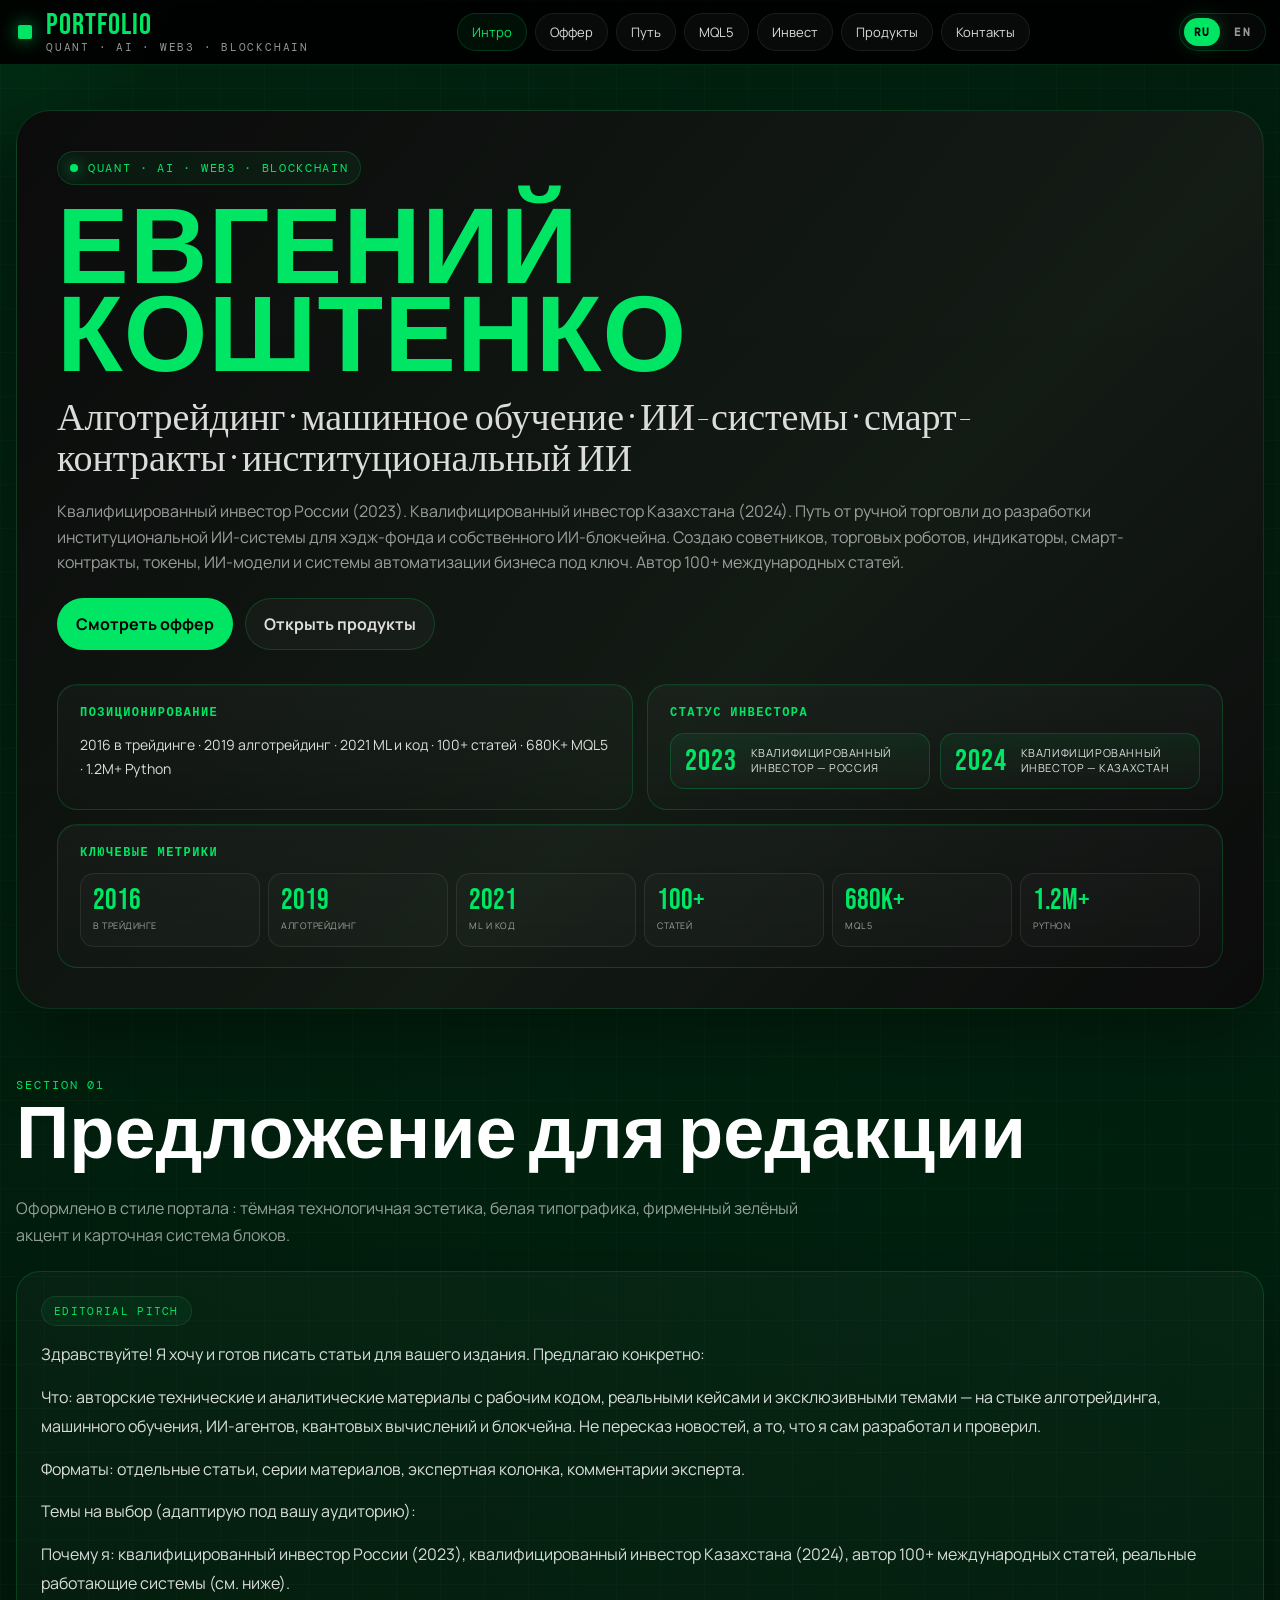
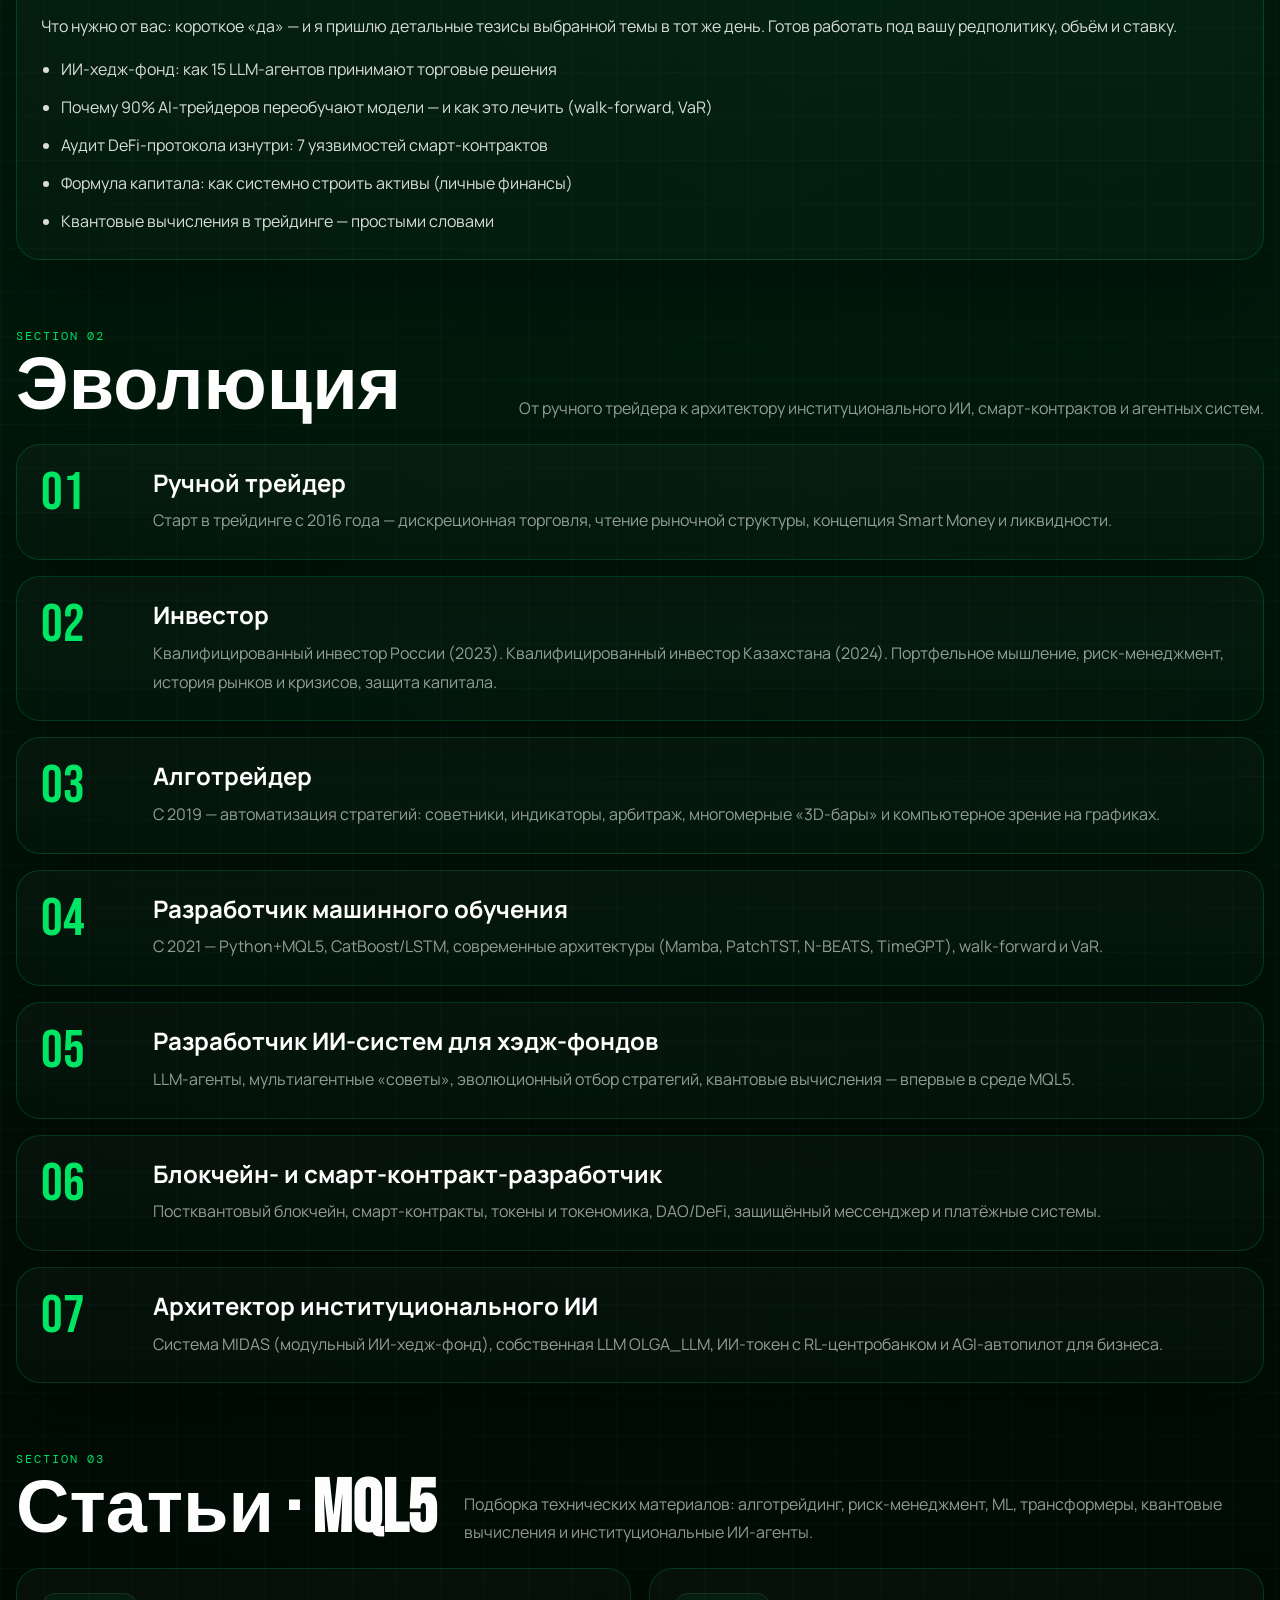
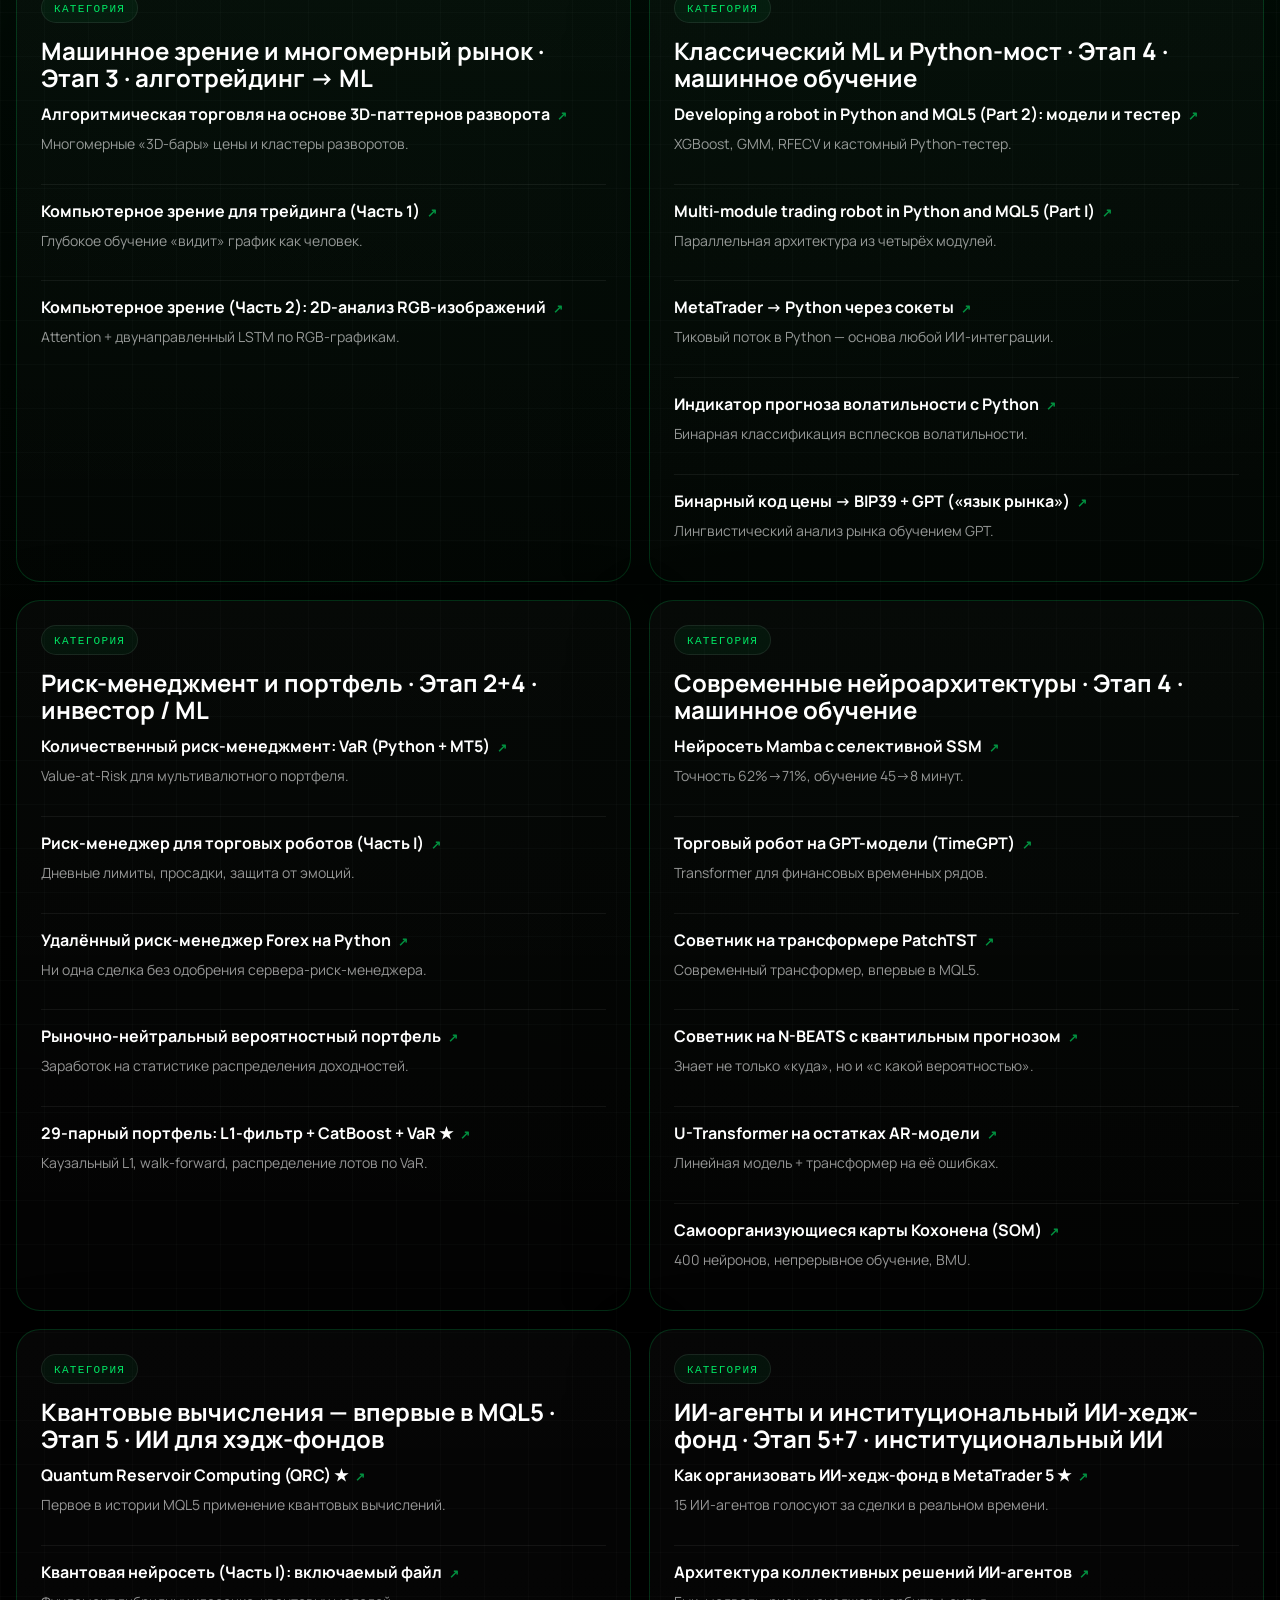
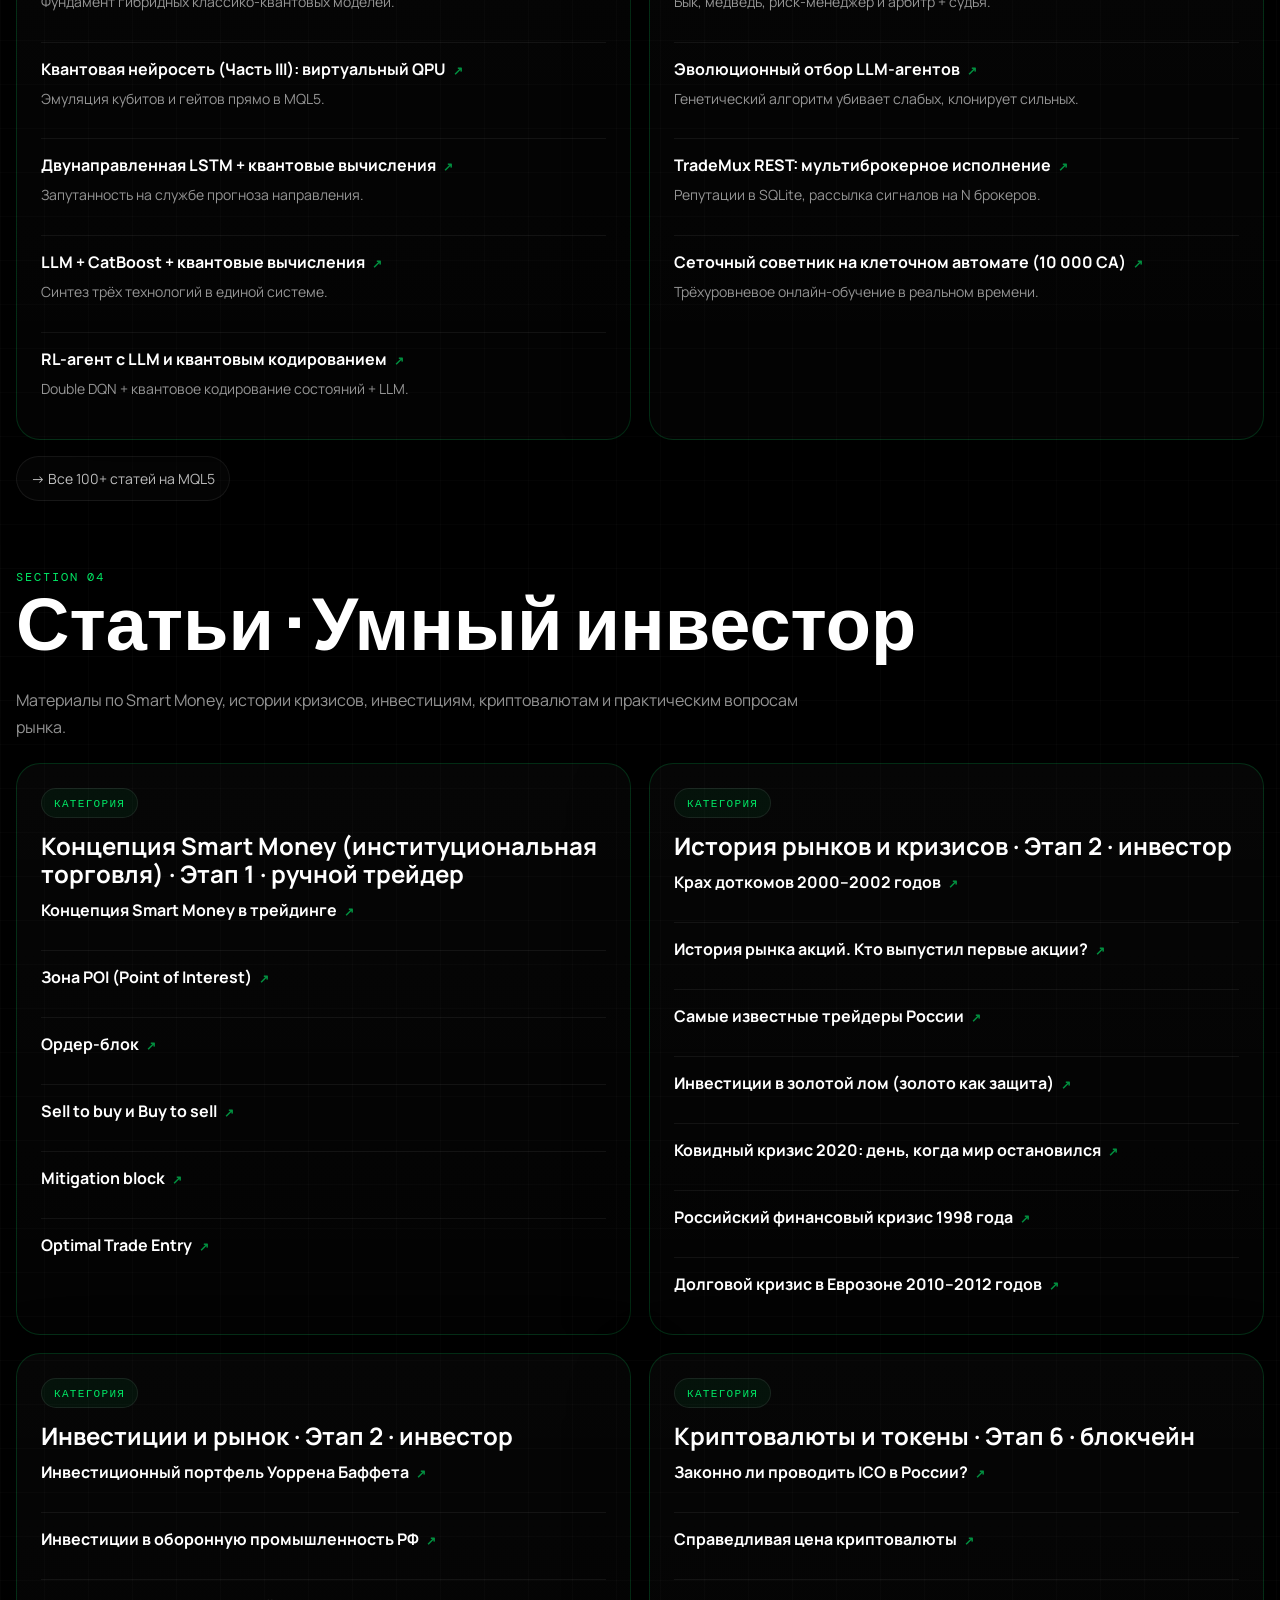
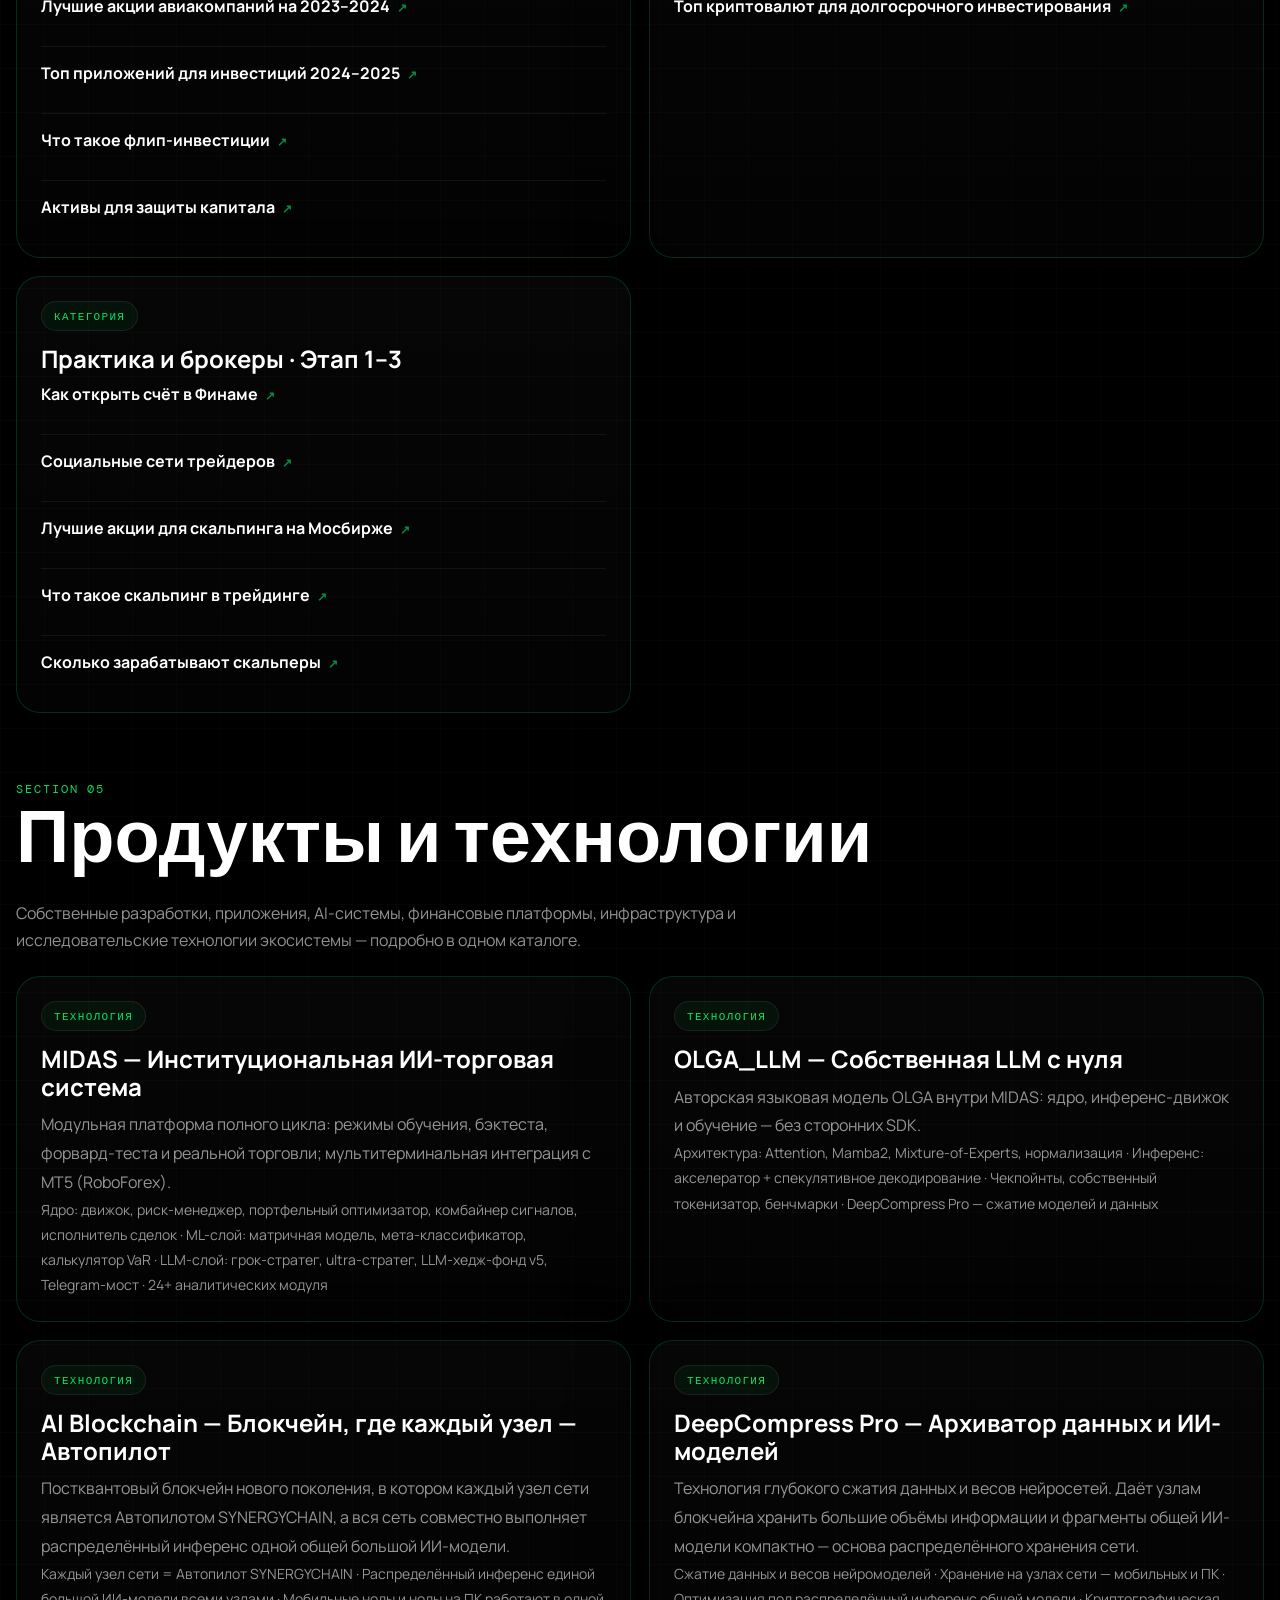
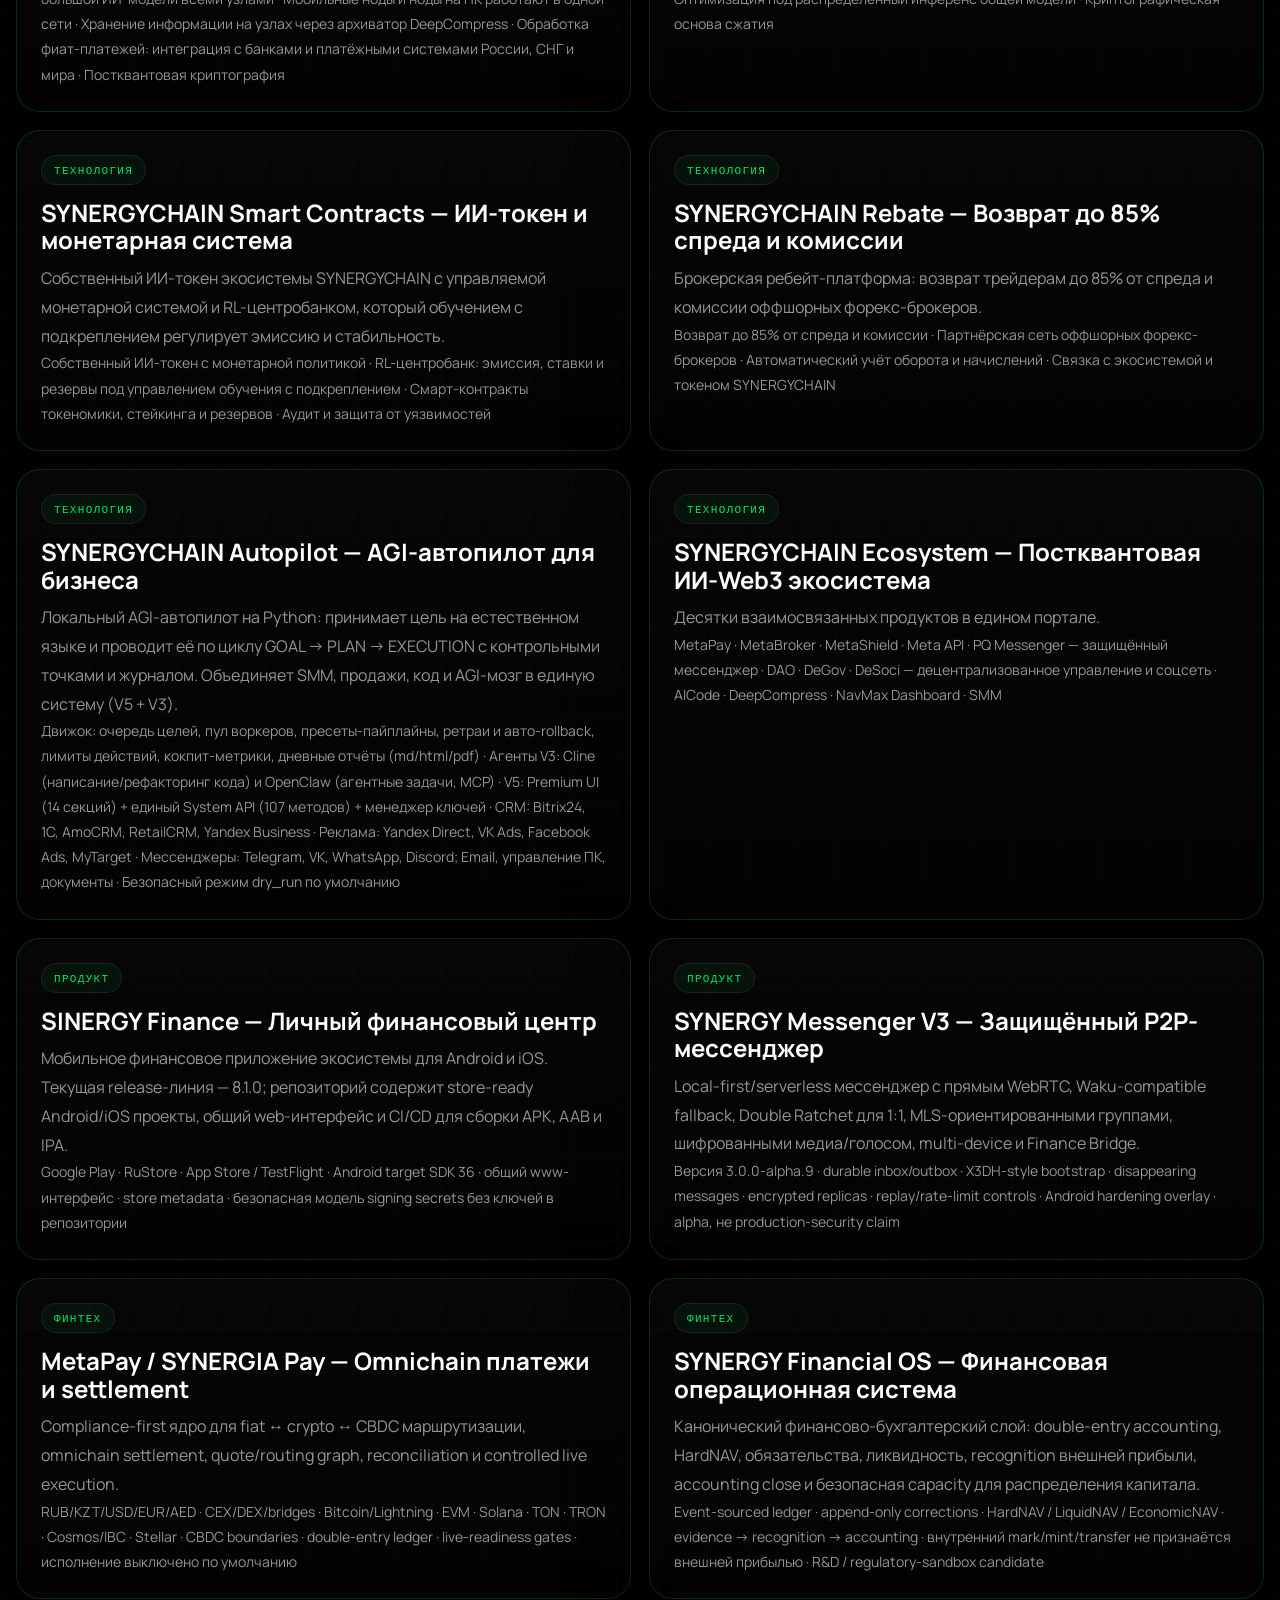
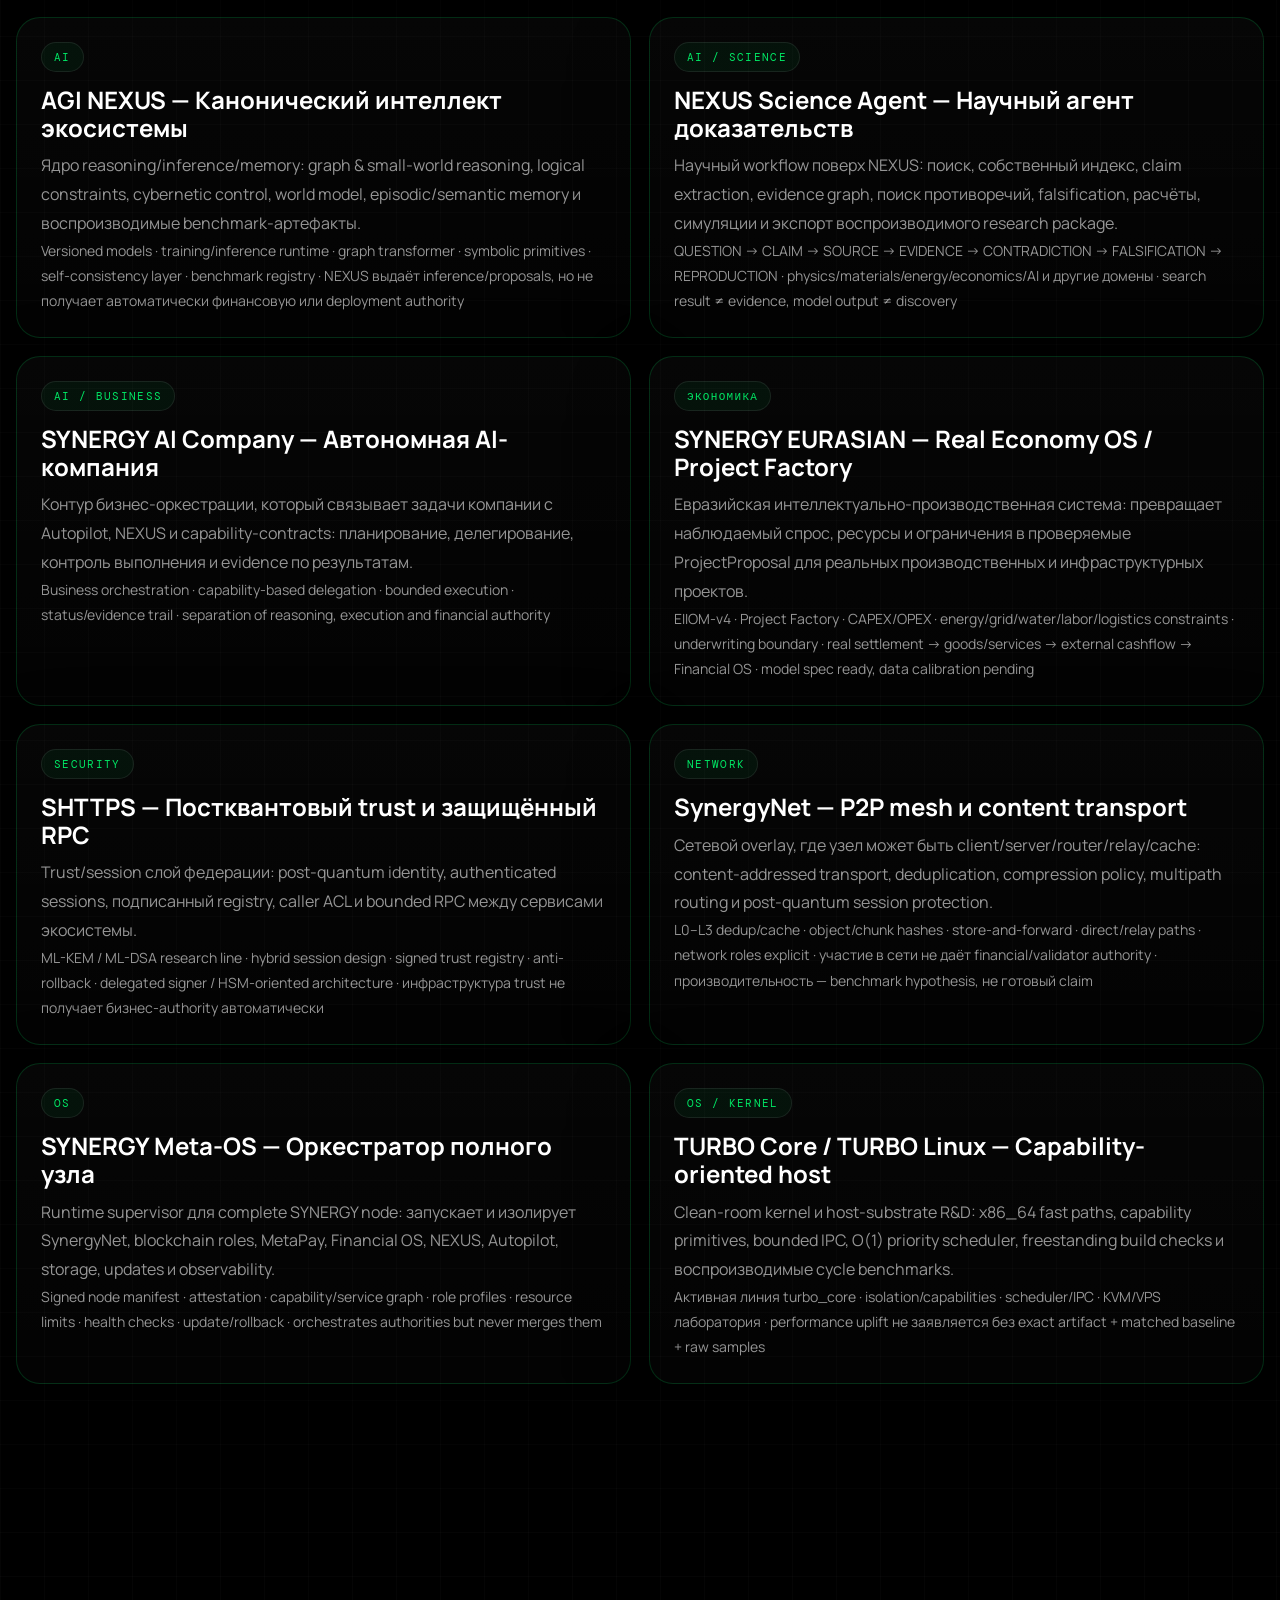
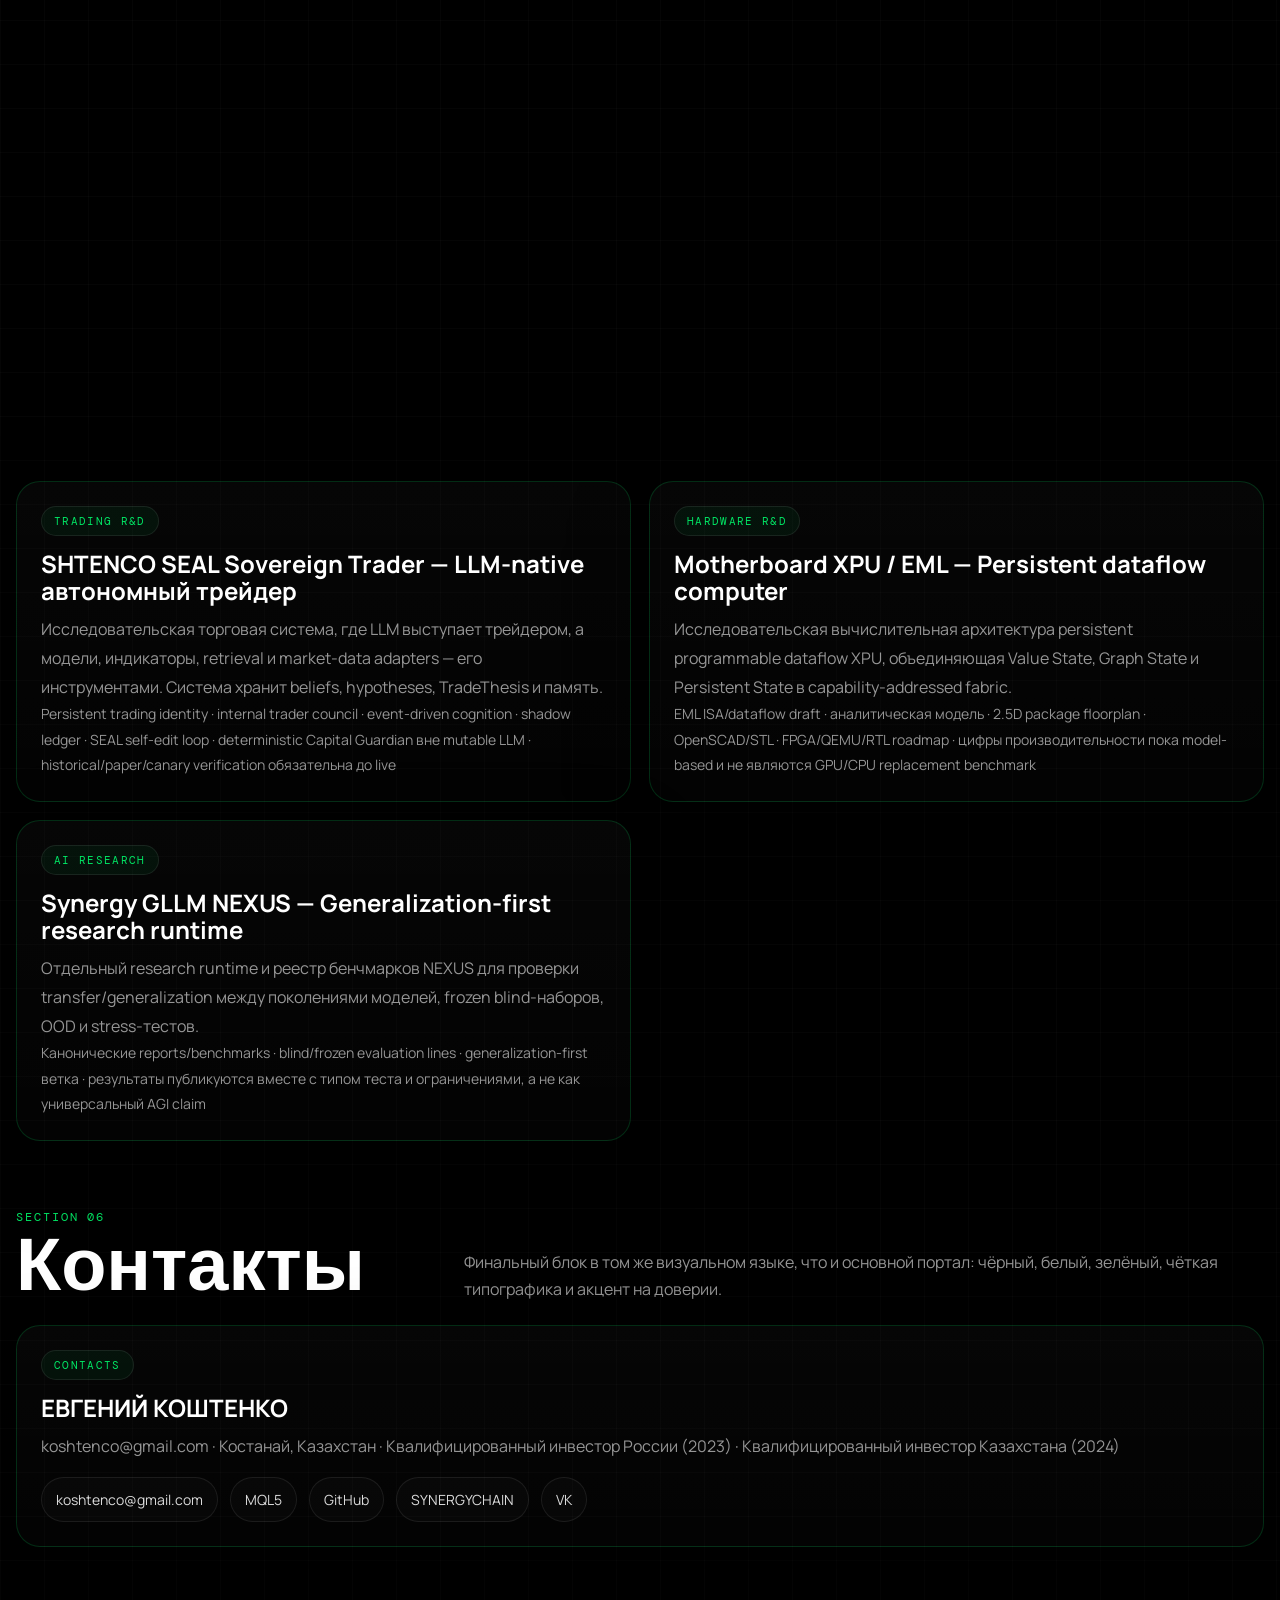
<file: original-source.html>
<!DOCTYPE html>

<html lang="ru">
<head>
<meta charset="utf-8"/>
<meta content="width=device-width,initial-scale=1" name="viewport"/>
<title data-en="Evgeniy Koshtenko — Quant · AI · Web3 · Blockchain" data-ru="Евгений Коштенко — Quant · AI · Web3 · Blockchain">Евгений Коштенко — Quant · AI · Web3 · Blockchain</title>
<meta content="#00e664" name="theme-color"/>
<link href="https://fonts.googleapis.com" rel="preconnect"/>
<link crossorigin="" href="https://fonts.gstatic.com" rel="preconnect"/>
<link href="https://fonts.googleapis.com/css2?family=Bebas+Neue&amp;family=DM+Mono:wght@400;500&amp;family=Instrument+Serif:ital@0;1&amp;family=Manrope:wght@300;400;500;600;700;800&amp;display=swap" rel="stylesheet"/>
<style>:root{ --g:#00e664;--g2:#00c250;--g3:rgba(0,230,100,.12);--g4:rgba(0,230,100,.06); --blk:#000;--b1:#080808;--b2:#111;--b3:#191919;--b4:#242424; --w:#fff;--w2:rgba(255,255,255,.85);--w3:rgba(255,255,255,.58);--w4:rgba(255,255,255,.22);--w5:rgba(255,255,255,.08); --bdr:rgba(0,230,100,.18);--bdr2:rgba(255,255,255,.08); --serif:'Instrument Serif', Georgia, serif;--display:'Bebas Neue', sans-serif; --mono:'DM Mono', monospace;--body:'Manrope', sans-serif; --r1:10px;--r2:18px;--r3:28px;--shadow:0 30px 80px rgba(0,0,0,.35);
}
*{box-sizing:border-box;margin:0;padding:0}
html{scroll-behavior:smooth}
body{ font-family:var(--body);background:var(--blk);color:var(--w);overflow-x:hidden; -webkit-font-smoothing:antialiased; background-image: radial-gradient(circle at 10% 0%, rgba(0,230,100,.12), transparent 30%), radial-gradient(circle at 100% 10%, rgba(0,230,100,.08), transparent 30%), linear-gradient(rgba(255,255,255,.02) 1px, transparent 1px), linear-gradient(90deg, rgba(255,255,255,.02) 1px, transparent 1px); background-size:auto,auto,44px 44px,44px 44px;
}
a{text-decoration:none;color:inherit}
img{max-width:100%;display:block}
.container{width:min(1280px, calc(100vw - 32px)); margin:0 auto}
#nav{ position:fixed;top:0;left:0;right:0;z-index:999;padding:10px 18px;background:rgba(0,0,0,.92); border-bottom:1px solid var(--bdr);backdrop-filter:blur(24px)
}
.nav-row{display:flex;align-items:center;justify-content:space-between;gap:20px;flex-wrap:wrap}
.brand{display:flex;align-items:center;gap:14px;font-family:var(--display);letter-spacing:.06em}
.brand-mark{width:14px;height:14px;border-radius:2px;background:var(--g);box-shadow:0 0 18px rgba(0,230,100,.65)}
.brand-name{font-size:30px;line-height:1;color:var(--g)}
.brand-sub{font-family:var(--mono);font-size:11px;color:var(--w3);text-transform:uppercase;letter-spacing:.16em}
.nav-tabs{display:flex;gap:8px;flex-wrap:wrap}
.nav-tab{ padding:9px 14px;border-radius:999px;border:1px solid var(--bdr2);background:rgba(255,255,255,.03); font-size:13px;color:var(--w2);transition:.2s ease
}
.nav-tab:hover{border-color:var(--bdr);color:var(--w);background:var(--g4);transform:translateY(-1px)}
.main{padding:110px 0 80px}
.hero{ position:relative;overflow:hidden;border:1px solid var(--bdr);border-radius:34px; background:linear-gradient(180deg, rgba(255,255,255,.02), rgba(255,255,255,.01)), linear-gradient(135deg, #060606, #0f1711 60%, #080808); box-shadow:var(--shadow);padding:40px
}
.hero:before{ content:"";position:absolute;right:26px;top:20px;font-family:var(--display); font-size:clamp(76px, 14vw, 220px);line-height:.88;color:transparent; -webkit-text-stroke:1px rgba(0,230,100,.16);pointer-events:none;user-select:none
}
.hero-grid{display:grid;grid-template-columns:1.35fr .95fr;gap:24px;align-items:stretch}
.hero-left{position:relative;z-index:1}
.eyebrow{display:inline-flex;gap:10px;align-items:center;padding:8px 12px;border:1px solid var(--bdr); border-radius:999px;background:var(--g4);font-family:var(--mono);font-size:12px;letter-spacing:.14em;text-transform:uppercase;color:var(--g)}
.eyebrow:before{content:"";width:8px;height:8px;border-radius:50%;background:var(--g);box-shadow:0 0 14px rgba(0,230,100,.75)}
.hero h1{font-family:var(--display);font-size:clamp(66px, 11vw, 164px);line-height:.9;letter-spacing:.01em;margin:24px 0 10px}
.hero h1 span{color:var(--g)}
.hero .subtitle{font-family:var(--serif);font-size:clamp(24px, 3.2vw, 38px);line-height:1.07;color:var(--w2);max-width:920px}
.hero .bio{margin-top:24px;font-size:18px;line-height:1.75;color:var(--w3);max-width:850px}
.hero-actions{display:flex;gap:12px;flex-wrap:wrap;margin-top:30px}
.btn{ display:inline-flex;align-items:center;gap:10px;padding:14px 18px;border-radius:999px; border:1px solid var(--bdr);font-weight:700;transition:.2s ease
}
.btn-primary{background:var(--g);color:#000}
.btn-secondary{background:rgba(255,255,255,.03);color:var(--w2)}
.btn:hover{transform:translateY(-2px)}
.hero-right{position:relative;z-index:1;display:grid;gap:16px}
.panel{ border:1px solid var(--bdr);background:linear-gradient(180deg, rgba(255,255,255,.03), rgba(255,255,255,.01)); border-radius:24px;padding:22px;box-shadow:inset 0 1px 0 rgba(255,255,255,.03)
}
.panel h3{font-size:14px;font-family:var(--mono);letter-spacing:.14em;text-transform:uppercase;color:var(--g);margin-bottom:16px}
.stats-line{font-size:15px;color:var(--w2);line-height:1.8}
.metrics-grid{display:grid;grid-template-columns:repeat(2,minmax(0,1fr));gap:12px}
.metric{border:1px solid var(--bdr2);border-radius:18px;padding:16px;background:rgba(255,255,255,.02)}
.metric-num{font-family:var(--display);font-size:34px;line-height:1;color:var(--g)}
.metric-label{font-size:12px;line-height:1.45;color:var(--w3);text-transform:uppercase;letter-spacing:.08em;margin-top:6px}
.section{padding:68px 0 0}
.section-head{display:flex;align-items:flex-end;justify-content:space-between;gap:24px;flex-wrap:wrap;margin-bottom:22px}
.section-kicker{font-family:var(--mono);font-size:12px;letter-spacing:.16em;text-transform:uppercase;color:var(--g);margin-bottom:8px}
.section-title{font-family:var(--display);font-size:clamp(42px, 6vw, 74px);line-height:.95}
.section-sub{max-width:800px;color:var(--w3);font-size:16px;line-height:1.7}
.content-card,.offer-card,.product-card,.timeline-card,.contact-card{ border:1px solid var(--bdr);border-radius:24px;background:linear-gradient(180deg, rgba(255,255,255,.025), rgba(255,255,255,.012)); padding:24px;box-shadow:var(--shadow)
}
.card-tag{display:inline-flex;padding:7px 12px;border-radius:999px;border:1px solid var(--bdr2);background:var(--g4);color:var(--g);font-family:var(--mono);font-size:11px;letter-spacing:.12em;text-transform:uppercase;margin-bottom:14px}
.offer-card p{color:var(--w2);line-height:1.8;margin-bottom:14px}
.offer-card ul{padding-left:20px;color:var(--w2);display:grid;gap:10px}
.offer-card li{line-height:1.75}
.timeline{display:grid;gap:16px}
.timeline-card{display:grid;grid-template-columns:92px 1fr;gap:20px;align-items:flex-start}
.timeline-index{font-family:var(--display);font-size:54px;line-height:.9;color:var(--g)}
.timeline-body h3,.content-card h3,.product-card h3,.contact-card h3{font-size:24px;line-height:1.15;margin-bottom:10px}
.timeline-body p,.product-card p,.contact-card p{color:var(--w3);line-height:1.8}
.dual-grid{display:grid;grid-template-columns:repeat(2, minmax(0,1fr));gap:18px}
.article-list{list-style:none;display:grid;gap:14px;margin-top:6px}
.article-list li{padding:14px 0;border-top:1px solid rgba(255,255,255,.06)}
.article-list li:first-child{border-top:none;padding-top:0}
.article-list a{color:var(--w);font-weight:700;display:inline-block;line-height:1.5}
.article-list a:hover{color:var(--g)}
.article-desc{color:var(--w3);font-size:14px;line-height:1.7;margin-top:6px}
.links-row{display:flex;gap:12px;flex-wrap:wrap;margin-top:16px}
.link-chip{padding:12px 14px;border:1px solid var(--bdr2);border-radius:999px;background:rgba(255,255,255,.02);font-size:14px;color:var(--w2)}
.products-grid{display:grid;grid-template-columns:repeat(2, minmax(0,1fr));gap:18px}
.product-card .subtle{font-size:14px}
.footer-grid{display:grid;grid-template-columns:1.1fr .9fr;gap:18px}
.note{margin-top:18px;color:var(--w4);font-size:12px;line-height:1.7}
.small{font-size:14px;color:var(--w3);line-height:1.7}
.anchor-space{position:relative;top:-90px}
@media (max-width: 980px){ .hero-grid,.dual-grid,.products-grid,.footer-grid{grid-template-columns:1fr} .hero{padding:26px} .hero h1{font-size:86px} .timeline-card{grid-template-columns:1fr} .timeline-index{font-size:42px}
}
@media (max-width: 620px){ .brand-name{font-size:24px} .nav-tab{padding:8px 11px;font-size:12px} .main{padding-top:126px} .hero h1{font-size:62px} .section-title{font-size:42px} .hero .bio{font-size:16px}
}</style>
<style>
/* ===== Portal motion layer ===== */
#scroll-progress{
  position:fixed;top:0;left:0;height:2px;width:0%;z-index:10002;
  background:linear-gradient(90deg,#00e664,#86ffb5);
  box-shadow:0 0 14px rgba(0,230,100,.6);
}
.scan-line{
  position:fixed;left:0;right:0;height:1.5px;pointer-events:none;z-index:9998;top:0;
  background:linear-gradient(90deg,transparent,rgba(0,230,100,.42),transparent);
  animation:scan 6s linear infinite;
  opacity:.72;
}
@keyframes scan{0%{top:0}100%{top:100vh}}
#cursor-glow{
  position:fixed;pointer-events:none;z-index:0;border-radius:50%;
  width:340px;height:340px;
  background:radial-gradient(circle,rgba(0,230,100,.07),transparent 70%);
  transform:translate(-50%,-50%);
  mix-blend-mode:screen;
}
#hex-bg{
  position:fixed;inset:0;width:100%;height:100%;z-index:0;
  pointer-events:none;opacity:.36;
}
#nav,.main{position:relative;z-index:2}
#nav{position:fixed}
.reveal{
  opacity:0;transform:translateY(26px);
  transition:opacity .72s cubic-bezier(.16,1,.3,1),transform .72s cubic-bezier(.16,1,.3,1);
}
.reveal.in{opacity:1;transform:none}
.d1{transition-delay:.08s}.d2{transition-delay:.16s}.d3{transition-delay:.24s}.d4{transition-delay:.32s}
.card-holo{position:relative;overflow:hidden}
.card-holo::after{
  content:"";position:absolute;inset:0;pointer-events:none;
  background:linear-gradient(130deg,transparent 28%,rgba(255,255,255,.055) 50%,transparent 72%);
  transform:translateX(-130%);transition:transform .62s cubic-bezier(.16,1,.3,1)
}
.card-holo:hover::after{transform:translateX(130%)}
.depth-tile{
  transform-style:preserve-3d;
  transition:transform .45s cubic-bezier(.16,1,.3,1),border-color .25s,box-shadow .25s;
}
.depth-tile:hover{
  transform:perspective(800px) rotateY(-2.2deg) rotateX(1.4deg) translateY(-4px);
  border-color:rgba(0,230,100,.32);
  box-shadow:0 22px 70px rgba(0,0,0,.4),0 0 26px rgba(0,230,100,.05);
}
.hero-left h1 span{
  animation:neonPulse 4s ease-in-out infinite;
}
@keyframes neonPulse{
  0%,100%{text-shadow:0 0 12px rgba(0,230,100,.28)}
  50%{text-shadow:0 0 30px rgba(0,230,100,.70),0 0 70px rgba(0,230,100,.18)}
}
.metric-num{animation:metricGlow 5s ease-in-out infinite}
@keyframes metricGlow{
  0%,100%{filter:drop-shadow(0 0 0 rgba(0,230,100,0))}
  50%{filter:drop-shadow(0 0 9px rgba(0,230,100,.28))}
}
.footer-grid.single{grid-template-columns:1fr}
@media (prefers-reduced-motion: reduce){
  html{scroll-behavior:auto}
  .scan-line,.hero-left h1 span,.metric-num{animation:none!important}
  .reveal{opacity:1;transform:none;transition:none}
  .depth-tile,.card-holo::after{transition:none}
  #hex-bg,#cursor-glow{display:none}
}
</style><style>
.nav-tab.active{color:var(--g);background:var(--g4);border-color:var(--bdr)}
.brand-name{color:var(--g)}
</style><style>
.investor-status-grid{
  display:grid;
  grid-template-columns:1fr 1fr;
  gap:12px;
}
.investor-status-item{
  border:1px solid rgba(0,230,100,.20);
  border-radius:18px;
  padding:16px;
  background:linear-gradient(180deg,rgba(0,230,100,.075),rgba(255,255,255,.015));
}
.investor-status-year{
  font-family:var(--display);
  font-size:34px;
  line-height:1;
  color:var(--g);
  letter-spacing:.03em;
  margin-bottom:8px;
}
.investor-status-title{
  font-size:12px;
  line-height:1.5;
  color:var(--w2);
  text-transform:uppercase;
  letter-spacing:.07em;
}
@media (max-width:620px){
  .investor-status-grid{grid-template-columns:1fr}
}
</style><style>
/* ===== HERO LAYOUT FIX ===== */

/* Wider, more balanced desktop split */
.hero-grid{
  grid-template-columns:minmax(0,1.08fr) minmax(560px,.92fr);
  gap:22px;
  align-items:start;
}

/* Right side becomes a compact 2-column dashboard */
.hero-right{
  display:grid;
  grid-template-columns:minmax(0,1fr) minmax(0,1fr);
  gap:12px;
  align-content:start;
}

/* Positioning + investor status sit side-by-side */
.hero-right > .panel{
  min-width:0;
  padding:17px 18px;
  border-radius:20px;
}

/* Metrics panel takes the full width below */
.hero-right > .panel:last-child{
  grid-column:1 / -1;
}

.panel h3{
  margin-bottom:11px;
  font-size:11px;
  letter-spacing:.12em;
}

.stats-line{
  font-size:13px;
  line-height:1.65;
}

/* Investor status made much denser */
.investor-status-grid{
  grid-template-columns:1fr;
  gap:8px;
}
.investor-status-item{
  display:grid;
  grid-template-columns:66px 1fr;
  align-items:center;
  gap:10px;
  padding:10px 12px;
  border-radius:14px;
}
.investor-status-year{
  font-size:29px;
  margin:0;
}
.investor-status-title{
  font-size:10px;
  line-height:1.35;
  letter-spacing:.055em;
}

/* Six metrics: 3 x 2 instead of 2 x 3 */
.metrics-grid{
  grid-template-columns:repeat(3,minmax(0,1fr));
  gap:8px;
}
.metric{
  padding:11px 12px;
  border-radius:14px;
  min-height:67px;
}
.metric-num{
  font-size:28px;
}
.metric-label{
  font-size:9px;
  line-height:1.3;
  margin-top:4px;
  letter-spacing:.06em;
}

/* Slightly compact the hero overall */
.hero{
  padding:34px;
}
.hero .bio{
  font-size:16px;
  line-height:1.62;
  margin-top:20px;
}
.hero-actions{
  margin-top:22px;
}

/* Large desktop: even more breathing room horizontally */
@media (min-width:1440px){
  .container{
    width:min(1380px,calc(100vw - 48px));
  }
  .hero-grid{
    grid-template-columns:minmax(0,1.12fr) minmax(610px,.88fr);
  }
}

/* Medium desktop / small laptop */
@media (max-width:1180px){
  .hero-grid{
    grid-template-columns:1fr;
  }
  .hero-right{
    grid-template-columns:1fr 1fr;
  }
  .hero-right > .panel:last-child{
    grid-column:1 / -1;
  }
}

/* Tablet */
@media (max-width:760px){
  .hero-right{
    grid-template-columns:1fr;
  }
  .hero-right > .panel:last-child{
    grid-column:auto;
  }
  .metrics-grid{
    grid-template-columns:repeat(2,minmax(0,1fr));
  }
}

/* Mobile */
@media (max-width:520px){
  .hero{
    padding:20px;
  }
  .metrics-grid{
    grid-template-columns:1fr 1fr;
  }
  .investor-status-item{
    grid-template-columns:58px 1fr;
  }
  .metric-num{
    font-size:25px;
  }
}
</style><style>
/* ===== DEFINITIVE HERO FIX: dashboard physically below hero intro ===== */
.hero{
  padding:40px !important;
}
.hero-grid{
  display:block !important;
  grid-template-columns:none !important;
  width:100% !important;
}
.hero-left{
  width:100% !important;
  max-width:none !important;
}
.hero-left .subtitle{max-width:1050px !important;}
.hero-left .bio{max-width:1120px !important;}

.hero-dashboard-below{
  position:relative !important;
  z-index:2 !important;
  width:100% !important;
  margin-top:34px !important;
  display:grid !important;
  grid-template-columns:minmax(0,1fr) minmax(0,1fr) !important;
  gap:14px !important;
  align-items:stretch !important;
}
.hero-dashboard-below > .panel{
  min-width:0 !important;
  width:100% !important;
  padding:20px 22px !important;
  margin:0 !important;
  border-radius:20px !important;
}
.hero-dashboard-below > .panel:last-child{
  grid-column:1 / -1 !important;
}
.hero-dashboard-below .panel h3{
  margin:0 0 12px !important;
  font-size:12px !important;
  line-height:1.3 !important;
}
.hero-dashboard-below .stats-line{
  font-size:14px !important;
  line-height:1.7 !important;
}

/* Investor status: two horizontal cards inside its panel */
.hero-dashboard-below .investor-status-grid{
  display:grid !important;
  grid-template-columns:1fr 1fr !important;
  gap:10px !important;
}
.hero-dashboard-below .investor-status-item{
  display:flex !important;
  align-items:center !important;
  gap:14px !important;
  min-width:0 !important;
  padding:12px 14px !important;
  border-radius:14px !important;
}
.hero-dashboard-below .investor-status-year{
  flex:0 0 auto !important;
  font-size:30px !important;
  line-height:1 !important;
  margin:0 !important;
}
.hero-dashboard-below .investor-status-title{
  min-width:0 !important;
  font-size:11px !important;
  line-height:1.35 !important;
}

/* Metrics: one compact row on desktop */
.hero-dashboard-below .metrics-grid{
  display:grid !important;
  grid-template-columns:repeat(6,minmax(0,1fr)) !important;
  gap:8px !important;
}
.hero-dashboard-below .metric{
  min-width:0 !important;
  min-height:74px !important;
  padding:12px 12px !important;
  border-radius:14px !important;
}
.hero-dashboard-below .metric-num{
  font-size:29px !important;
  line-height:1 !important;
}
.hero-dashboard-below .metric-label{
  font-size:9px !important;
  line-height:1.25 !important;
  margin-top:5px !important;
}

@media (max-width:1050px){
  .hero-dashboard-below{
    grid-template-columns:1fr !important;
  }
  .hero-dashboard-below > .panel:last-child{
    grid-column:auto !important;
  }
  .hero-dashboard-below .metrics-grid{
    grid-template-columns:repeat(3,minmax(0,1fr)) !important;
  }
}
@media (max-width:650px){
  .hero{padding:22px !important;}
  .hero-dashboard-below .investor-status-grid{
    grid-template-columns:1fr !important;
  }
  .hero-dashboard-below .metrics-grid{
    grid-template-columns:repeat(2,minmax(0,1fr)) !important;
  }
}
</style><style>
.article-list a[href^="http"]{
  position:relative;
  transition:color .2s ease,text-shadow .2s ease;
}
.article-list a[href^="http"]:hover{
  color:var(--g);
  text-shadow:0 0 16px rgba(0,230,100,.18);
}
.article-list a[href^="http"]::after{
  content:" ↗";
  font-family:var(--mono);
  font-size:.72em;
  color:var(--g);
  opacity:.62;
}
</style><style>
.lang-switch{display:flex;gap:4px;align-items:center;padding:4px;border:1px solid var(--bdr);border-radius:999px;background:rgba(255,255,255,.025)}
.lang-btn{appearance:none;border:0;background:transparent;color:var(--w3);font-family:var(--mono);font-size:11px;letter-spacing:.12em;font-weight:700;padding:7px 10px;border-radius:999px;cursor:pointer;transition:.2s ease}
.lang-btn:hover{color:var(--w)}
.lang-btn.active{background:var(--g);color:#000;box-shadow:0 0 18px rgba(0,230,100,.24)}
@media(max-width:780px){.nav-row{gap:10px}.lang-switch{margin-left:auto}}
</style><meta content="Evgeniy Koshtenko — qualified investor, algorithmic trader, AI/ML and blockchain developer. Portfolio, articles and technology projects." name="description"/><meta content="Evgeniy Koshtenko — Quant · AI · Web3 · Blockchain" property="og:title"/><meta content="Qualified investor, algorithmic trader, AI/ML and blockchain developer. 100+ articles and technology projects." property="og:description"/><meta content="website" property="og:type"/><meta content="https://shtenco.github.io/" property="og:url"/><meta content="summary" name="twitter:card"/><style id="css-language-switch">
/* ===== CSS-ONLY RU / EN SWITCH: works without JavaScript ===== */
.lang-radio{
  position:fixed!important;
  width:1px!important;height:1px!important;
  opacity:0!important;
  pointer-events:none!important;
  left:-9999px!important;
}
.lang-switch{position:relative;z-index:10010;pointer-events:auto!important}
.lang-btn{display:inline-flex;align-items:center;justify-content:center;user-select:none;pointer-events:auto!important}
.lang-copy-en{display:none!important}
.lang-copy-ru{display:inline!important}

#portfolio-lang-en:checked ~ #nav .lang-copy-ru,
#portfolio-lang-en:checked ~ .main .lang-copy-ru{display:none!important}
#portfolio-lang-en:checked ~ #nav .lang-copy-en,
#portfolio-lang-en:checked ~ .main .lang-copy-en{display:inline!important}

#portfolio-lang-ru:checked ~ #nav .lang-copy-ru,
#portfolio-lang-ru:checked ~ .main .lang-copy-ru{display:inline!important}
#portfolio-lang-ru:checked ~ #nav .lang-copy-en,
#portfolio-lang-ru:checked ~ .main .lang-copy-en{display:none!important}

.lang-btn{background:transparent!important;color:var(--w3)!important;box-shadow:none!important}
#portfolio-lang-ru:checked ~ #nav .lang-ru-label,
#portfolio-lang-en:checked ~ #nav .lang-en-label{
  background:var(--g)!important;
  color:#000!important;
  box-shadow:0 0 18px rgba(0,230,100,.24)!important;
}
</style><style id="hero-name-fit-fix-css-only">
.hero h1.hero-name{
  display:flex!important;flex-direction:column!important;align-items:flex-start!important;
  width:100%!important;max-width:100%!important;margin:22px 0 14px!important;
  font-family:var(--display)!important;font-size:clamp(54px,8.4vw,124px)!important;
  line-height:.82!important;letter-spacing:.01em!important;overflow:visible!important;
}
.hero h1.hero-name > span{display:block!important;width:auto!important;max-width:100%!important;white-space:nowrap!important}
.hero h1.hero-name .hero-name-first{color:var(--w)!important}
.hero h1.hero-name .hero-name-last{color:var(--g)!important;margin-top:.055em!important}
@media(min-width:1440px){.hero h1.hero-name{font-size:124px!important}}
@media(max-width:700px){.hero h1.hero-name{font-size:clamp(48px,16vw,82px)!important;line-height:.84!important;margin-top:18px!important}}
@media(max-width:390px){.hero h1.hero-name{font-size:47px!important}}
</style>
<style id="nav-click-fix">
/* ===== DEFINITIVE CLICKABILITY FIX ===== */
#nav{
  position:fixed !important;
  top:0 !important;
  left:0 !important;
  right:0 !important;
  z-index:50000 !important;
  pointer-events:auto !important;
  isolation:isolate;
}
#nav .container,
#nav .nav-row,
#nav .nav-tabs,
#nav .nav-tab,
#nav .lang-switch,
#nav .lang-btn,
#nav label{
  position:relative;
  z-index:50001 !important;
  pointer-events:auto !important;
}
.main{
  position:relative !important;
  z-index:1 !important;
}
#hex-bg,
#cursor-glow,
.scan-line,
#scroll-progress{
  pointer-events:none !important;
}
.nav-tab,
.lang-btn{
  cursor:pointer !important;
  touch-action:manipulation;
}
</style>

</head>
<body><input checked="checked" class="lang-radio" id="portfolio-lang-ru" name="portfolio-language" type="radio" value="ru"/><input class="lang-radio" id="portfolio-lang-en" name="portfolio-language" type="radio" value="en"/><canvas aria-hidden="true" id="hex-bg"></canvas><div aria-hidden="true" id="cursor-glow"></div><div aria-hidden="true" class="scan-line"></div><div aria-hidden="true" id="scroll-progress"></div>
<nav id="nav">
<div class="container nav-row">
<div class="brand">
<span class="brand-mark"></span>
<div>
<div class="brand-name">PORTFOLIO</div>
<div class="brand-sub">Quant · AI · Web3 · Blockchain</div>
</div>
</div>
<div class="nav-tabs">
<a class="nav-tab" href="#intro"><span class="i18n-text"><span class="lang-copy lang-copy-ru">Интро</span><span class="lang-copy lang-copy-en">Intro</span></span></a><a class="nav-tab" href="#proposal"><span class="i18n-text"><span class="lang-copy lang-copy-ru">Оффер</span><span class="lang-copy lang-copy-en">Pitch</span></span></a><a class="nav-tab" href="#evolution"><span class="i18n-text"><span class="lang-copy lang-copy-ru">Путь</span><span class="lang-copy lang-copy-en">Journey</span></span></a><a class="nav-tab" href="#mql5">MQL5</a><a class="nav-tab" href="#invest"><span class="i18n-text"><span class="lang-copy lang-copy-ru">Инвест</span><span class="lang-copy lang-copy-en">Investing</span></span></a><a class="nav-tab" href="#products"><span class="i18n-text"><span class="lang-copy lang-copy-ru">Продукты</span><span class="lang-copy lang-copy-en">Products</span></span></a><a class="nav-tab" href="#contacts"><span class="i18n-text"><span class="lang-copy lang-copy-ru">Контакты</span><span class="lang-copy lang-copy-en">Contacts</span></span></a>
</div>
<div class="lang-switch"><label class="lang-btn lang-ru-label" for="portfolio-lang-ru">RU</label><label class="lang-btn lang-en-label" for="portfolio-lang-en">EN</label></div></div>
</nav>
<main class="main">
<div class="container">
<section class="hero" id="intro">
<div class="hero-grid">
<div class="hero-left reveal">
<div class="eyebrow">Quant · AI · Web3 · Blockchain</div>
<h1 class="hero-name"><span class="i18n-text hero-name-first"><span class="lang-copy lang-copy-ru">ЕВГЕНИЙ</span><span class="lang-copy lang-copy-en">EVGENIY</span></span><span><span class="i18n-text hero-name-last"><span class="lang-copy lang-copy-ru">КОШТЕНКО</span><span class="lang-copy lang-copy-en">KOSHTENKO</span></span></span></h1>
<div class="subtitle"><span class="i18n-text"><span class="lang-copy lang-copy-ru">Алготрейдинг · машинное обучение · ИИ-системы · смарт-контракты · институциональный ИИ</span><span class="lang-copy lang-copy-en">Algorithmic trading · machine learning · AI systems · smart contracts · institutional AI</span></span></div>
<p class="bio"><span class="i18n-text"><span class="lang-copy lang-copy-ru">Квалифицированный инвестор России (2023). Квалифицированный инвестор Казахстана (2024). Путь от ручной торговли до разработки институциональной ИИ-системы для хэдж-фонда и собственного ИИ-блокчейна. Создаю советников, торговых роботов, индикаторы, смарт-контракты, токены, ИИ-модели и системы автоматизации бизнеса под ключ. Автор 100+ международных статей.</span><span class="lang-copy lang-copy-en">Qualified investor in Russia (2023). Qualified investor in Kazakhstan (2024). From discretionary trading to institutional AI systems for hedge funds and a proprietary AI blockchain. I build EAs, trading robots, indicators, smart contracts, tokens, AI models, and end-to-end business automation systems. Author of 100+ international articles.</span></span></p>
<div class="hero-actions">
<a class="btn btn-primary" href="#proposal"><span class="i18n-text"><span class="lang-copy lang-copy-ru">Смотреть оффер</span><span class="lang-copy lang-copy-en">View editorial pitch</span></span></a>
<a class="btn btn-secondary" href="#products"><span class="i18n-text"><span class="lang-copy lang-copy-ru">Открыть продукты</span><span class="lang-copy lang-copy-en">View products</span></span></a>
</div>
</div>
</div><div class="hero-right reveal hero-dashboard-below">
<div class="panel card-holo depth-tile">
<h3><span class="i18n-text"><span class="lang-copy lang-copy-ru">Позиционирование</span><span class="lang-copy lang-copy-en">Positioning</span></span></h3>
<div class="stats-line"><span class="i18n-text"><span class="lang-copy lang-copy-ru">2016 в трейдинге · 2019 алготрейдинг · 2021 ML и код · 100+ статей · 680K+ MQL5 · 1.2M+ Python</span><span class="lang-copy lang-copy-en">Trading since 2016 · Algo trading since 2019 · ML &amp; code since 2021 · 100+ articles · 680K+ MQL5 · 1.2M+ Python</span></span></div>
</div><div class="panel card-holo depth-tile investor-status-panel"><h3><span class="i18n-text"><span class="lang-copy lang-copy-ru">Статус инвестора</span><span class="lang-copy lang-copy-en">Investor status</span></span></h3><div class="investor-status-grid"><div class="investor-status-item"><div class="investor-status-year">2023</div><div class="investor-status-title"><span class="i18n-text"><span class="lang-copy lang-copy-ru">Квалифицированный инвестор — Россия</span><span class="lang-copy lang-copy-en">Qualified investor — Russia</span></span></div></div><div class="investor-status-item"><div class="investor-status-year">2024</div><div class="investor-status-title"><span class="i18n-text"><span class="lang-copy lang-copy-ru">Квалифицированный инвестор — Казахстан</span><span class="lang-copy lang-copy-en">Qualified investor — Kazakhstan</span></span></div></div></div></div>
<div class="panel card-holo depth-tile">
<h3><span class="i18n-text"><span class="lang-copy lang-copy-ru">Ключевые метрики</span><span class="lang-copy lang-copy-en">Key metrics</span></span></h3>
<div class="metrics-grid">
<div class="metric card-holo depth-tile"><div class="metric-num">2016</div><div class="metric-label"><span class="i18n-text"><span class="lang-copy lang-copy-ru">в трейдинге</span><span class="lang-copy lang-copy-en">in trading</span></span></div></div>
<div class="metric card-holo depth-tile"><div class="metric-num">2019</div><div class="metric-label"><span class="i18n-text"><span class="lang-copy lang-copy-ru">алготрейдинг</span><span class="lang-copy lang-copy-en">algo trading</span></span></div></div>
<div class="metric card-holo depth-tile"><div class="metric-num">2021</div><div class="metric-label"><span class="i18n-text"><span class="lang-copy lang-copy-ru">ML и код</span><span class="lang-copy lang-copy-en">ML &amp; code</span></span></div></div>
<div class="metric card-holo depth-tile"><div class="metric-num">100+</div><div class="metric-label"><span class="i18n-text"><span class="lang-copy lang-copy-ru">статей</span><span class="lang-copy lang-copy-en">articles</span></span></div></div>
<div class="metric card-holo depth-tile"><div class="metric-num">680K+</div><div class="metric-label">MQL5</div></div>
<div class="metric card-holo depth-tile"><div class="metric-num">1.2M+</div><div class="metric-label">Python</div></div>
</div>
</div>
</div>
</section>
<div class="anchor-space" id="proposal"></div>
<section class="section">
<div class="section-head reveal">
<div>
<div class="section-kicker">SECTION 01</div>
<h2 class="section-title"><span class="i18n-text"><span class="lang-copy lang-copy-ru">Предложение для редакции</span><span class="lang-copy lang-copy-en">Editorial proposal</span></span></h2>
</div>
<div class="section-sub"><span class="i18n-text"><span class="lang-copy lang-copy-ru">Оформлено в стиле портала : тёмная технологичная эстетика, белая типографика, фирменный зелёный акцент и карточная система блоков.</span><span class="lang-copy lang-copy-en">A dark technology-first visual system with white typography, a signature green accent, and modular card-based layout.</span></span></div>
</div>
<article class="offer-card reveal card-holo depth-tile">
<div class="card-tag">Editorial pitch</div>
<p><span class="i18n-text"><span class="lang-copy lang-copy-ru">Здравствуйте! Я хочу и готов писать статьи для вашего издания. Предлагаю конкретно:</span><span class="lang-copy lang-copy-en">Hello! I am ready to write for your publication. Here is a concrete proposal:</span></span></p>
<p><span class="i18n-text"><span class="lang-copy lang-copy-ru">Что: авторские технические и аналитические материалы с рабочим кодом, реальными кейсами и эксклюзивными темами — на стыке алготрейдинга, машинного обучения, ИИ-агентов, квантовых вычислений и блокчейна. Не пересказ новостей, а то, что я сам разработал и проверил.</span><span class="lang-copy lang-copy-en">What: original technical and analytical pieces with working code, real cases, and exclusive topics at the intersection of algorithmic trading, machine learning, AI agents, quantum computing, and blockchain. Not news rewrites, but systems and ideas I have built and tested myself.</span></span></p>
<p><span class="i18n-text"><span class="lang-copy lang-copy-ru">Форматы: отдельные статьи, серии материалов, экспертная колонка, комментарии эксперта.</span><span class="lang-copy lang-copy-en">Formats: standalone articles, multi-part series, an expert column, and expert commentary.</span></span></p>
<p><span class="i18n-text"><span class="lang-copy lang-copy-ru">Темы на выбор (адаптирую под вашу аудиторию):</span><span class="lang-copy lang-copy-en">Possible topics (adapted to your audience):</span></span></p>
<p><span class="i18n-text"><span class="lang-copy lang-copy-ru">Почему я: квалифицированный инвестор России (2023), квалифицированный инвестор Казахстана (2024), автор 100+ международных статей, реальные работающие системы (см. ниже).</span><span class="lang-copy lang-copy-en">Why me: qualified investor in Russia (2023), qualified investor in Kazakhstan (2024), author of 100+ international articles, with real working systems shown below.</span></span></p>
<p><span class="i18n-text"><span class="lang-copy lang-copy-ru">Что нужно от вас: короткое «да» — и я пришлю детальные тезисы выбранной темы в тот же день. Готов работать под вашу редполитику, объём и ставку.</span><span class="lang-copy lang-copy-en">What I need from you: a short “yes”, and I will send a detailed outline for the selected topic the same day. I can work to your editorial policy, target length, and rate.</span></span></p>
<ul><li><span class="i18n-text"><span class="lang-copy lang-copy-ru">ИИ-хедж-фонд: как 15 LLM-агентов принимают торговые решения</span><span class="lang-copy lang-copy-en">AI hedge fund: how 15 LLM agents make trading decisions</span></span></li>
<li><span class="i18n-text"><span class="lang-copy lang-copy-ru">Почему 90% AI-трейдеров переобучают модели — и как это лечить (walk-forward, VaR)</span><span class="lang-copy lang-copy-en">Why 90% of AI traders overfit their models — and how to fix it (walk-forward, VaR)</span></span></li>
<li><span class="i18n-text"><span class="lang-copy lang-copy-ru">Аудит DeFi-протокола изнутри: 7 уязвимостей смарт-контрактов</span><span class="lang-copy lang-copy-en">Inside a DeFi protocol audit: 7 smart-contract vulnerabilities</span></span></li>
<li><span class="i18n-text"><span class="lang-copy lang-copy-ru">Формула капитала: как системно строить активы (личные финансы)</span><span class="lang-copy lang-copy-en">The capital formula: how to build assets systematically (personal finance)</span></span></li>
<li><span class="i18n-text"><span class="lang-copy lang-copy-ru">Квантовые вычисления в трейдинге — простыми словами</span><span class="lang-copy lang-copy-en">Quantum computing in trading — explained simply</span></span></li></ul>
</article>
</section>
<div class="anchor-space" id="evolution"></div>
<section class="section">
<div class="section-head reveal">
<div>
<div class="section-kicker">SECTION 02</div>
<h2 class="section-title"><span class="i18n-text"><span class="lang-copy lang-copy-ru">Эволюция</span><span class="lang-copy lang-copy-en">Evolution</span></span></h2>
</div>
<div class="section-sub"><span class="i18n-text"><span class="lang-copy lang-copy-ru">От ручного трейдера к архитектору институционального ИИ, смарт-контрактов и агентных систем.</span><span class="lang-copy lang-copy-en">From discretionary trader to architect of institutional AI, smart contracts, and agent systems.</span></span></div>
</div>
<div class="timeline">
<article class="timeline-card reveal d1 card-holo depth-tile">
<div class="timeline-index">01</div>
<div class="timeline-body">
<h3><span class="i18n-text"><span class="lang-copy lang-copy-ru">Ручной трейдер</span><span class="lang-copy lang-copy-en">Discretionary trader</span></span></h3>
<p><span class="i18n-text"><span class="lang-copy lang-copy-ru">Старт в трейдинге с 2016 года — дискреционная торговля, чтение рыночной структуры, концепция Smart Money и ликвидности.</span><span class="lang-copy lang-copy-en">Started trading in 2016: discretionary execution, market-structure reading, Smart Money concepts, and liquidity.</span></span></p>
</div>
</article>
<article class="timeline-card reveal d2 card-holo depth-tile">
<div class="timeline-index">02</div>
<div class="timeline-body">
<h3><span class="i18n-text"><span class="lang-copy lang-copy-ru">Инвестор</span><span class="lang-copy lang-copy-en">Investor</span></span></h3>
<p><span class="i18n-text"><span class="lang-copy lang-copy-ru">Квалифицированный инвестор России (2023). Квалифицированный инвестор Казахстана (2024). Портфельное мышление, риск-менеджмент, история рынков и кризисов, защита капитала.</span><span class="lang-copy lang-copy-en">Qualified investor in Russia (2023). Qualified investor in Kazakhstan (2024). Portfolio thinking, risk management, market and crisis history, and capital preservation.</span></span></p>
</div>
</article>
<article class="timeline-card reveal d3 card-holo depth-tile">
<div class="timeline-index">03</div>
<div class="timeline-body">
<h3><span class="i18n-text"><span class="lang-copy lang-copy-ru">Алготрейдер</span><span class="lang-copy lang-copy-en">Algorithmic trader</span></span></h3>
<p><span class="i18n-text"><span class="lang-copy lang-copy-ru">С 2019 — автоматизация стратегий: советники, индикаторы, арбитраж, многомерные «3D-бары» и компьютерное зрение на графиках.</span><span class="lang-copy lang-copy-en">Since 2019: strategy automation, EAs, indicators, arbitrage, multidimensional “3D bars”, and computer vision on charts.</span></span></p>
</div>
</article>
<article class="timeline-card reveal d4 card-holo depth-tile">
<div class="timeline-index">04</div>
<div class="timeline-body">
<h3><span class="i18n-text"><span class="lang-copy lang-copy-ru">Разработчик машинного обучения</span><span class="lang-copy lang-copy-en">Machine learning developer</span></span></h3>
<p><span class="i18n-text"><span class="lang-copy lang-copy-ru">С 2021 — Python+MQL5, CatBoost/LSTM, современные архитектуры (Mamba, PatchTST, N-BEATS, TimeGPT), walk-forward и VaR.</span><span class="lang-copy lang-copy-en">Since 2021: Python + MQL5, CatBoost/LSTM, modern architectures (Mamba, PatchTST, N-BEATS, TimeGPT), walk-forward validation, and VaR.</span></span></p>
</div>
</article>
<article class="timeline-card reveal d1 card-holo depth-tile">
<div class="timeline-index">05</div>
<div class="timeline-body">
<h3><span class="i18n-text"><span class="lang-copy lang-copy-ru">Разработчик ИИ-систем для хэдж-фондов</span><span class="lang-copy lang-copy-en">AI systems developer for hedge funds</span></span></h3>
<p><span class="i18n-text"><span class="lang-copy lang-copy-ru">LLM-агенты, мультиагентные «советы», эволюционный отбор стратегий, квантовые вычисления — впервые в среде MQL5.</span><span class="lang-copy lang-copy-en">LLM agents, multi-agent “councils”, evolutionary strategy selection, and quantum computing — including first-of-their-kind implementations in MQL5.</span></span></p>
</div>
</article>
<article class="timeline-card reveal d2 card-holo depth-tile">
<div class="timeline-index">06</div>
<div class="timeline-body">
<h3><span class="i18n-text"><span class="lang-copy lang-copy-ru">Блокчейн- и смарт-контракт-разработчик</span><span class="lang-copy lang-copy-en">Blockchain &amp; smart-contract developer</span></span></h3>
<p><span class="i18n-text"><span class="lang-copy lang-copy-ru">Постквантовый блокчейн, смарт-контракты, токены и токеномика, DAO/DeFi, защищённый мессенджер и платёжные системы.</span><span class="lang-copy lang-copy-en">Post-quantum blockchain, smart contracts, tokens and tokenomics, DAO/DeFi, secure messaging, and payment systems.</span></span></p>
</div>
</article>
<article class="timeline-card reveal d3 card-holo depth-tile">
<div class="timeline-index">07</div>
<div class="timeline-body">
<h3><span class="i18n-text"><span class="lang-copy lang-copy-ru">Архитектор институционального ИИ</span><span class="lang-copy lang-copy-en">Institutional AI architect</span></span></h3>
<p><span class="i18n-text"><span class="lang-copy lang-copy-ru">Система MIDAS (модульный ИИ-хедж-фонд), собственная LLM OLGA_LLM, ИИ-токен с RL-центробанком и AGI-автопилот для бизнеса.</span><span class="lang-copy lang-copy-en">MIDAS (a modular AI hedge fund), proprietary OLGA_LLM, an AI token with an RL central bank, and an AGI autopilot for business.</span></span></p>
</div>
</article>
</div>
</section>
<div class="anchor-space" id="mql5"></div>
<section class="section">
<div class="section-head reveal">
<div>
<div class="section-kicker">SECTION 03</div>
<h2 class="section-title"><span class="i18n-text"><span class="lang-copy lang-copy-ru">Статьи · MQL5</span><span class="lang-copy lang-copy-en">Articles · MQL5</span></span></h2>
</div>
<div class="section-sub"><span class="i18n-text"><span class="lang-copy lang-copy-ru">Подборка технических материалов: алготрейдинг, риск-менеджмент, ML, трансформеры, квантовые вычисления и институциональные ИИ-агенты.</span><span class="lang-copy lang-copy-en">Technical articles on algorithmic trading, risk management, ML, transformers, quantum computing, and institutional AI agents.</span></span></div>
</div>
<div class="dual-grid">
<article class="content-card reveal d1 card-holo depth-tile">
<div class="card-tag"><span class="i18n-text"><span class="lang-copy lang-copy-ru">Категория</span><span class="lang-copy lang-copy-en">Category</span></span></div>
<h3><span class="i18n-text"><span class="lang-copy lang-copy-ru">Машинное зрение и многомерный рынок · Этап 3 · алготрейдинг → ML</span><span class="lang-copy lang-copy-en">Machine vision &amp; multidimensional markets · Stage 3 · algo trading → ML</span></span></h3>
<ul class="article-list">
<li>
<a href="https://www.mql5.com/ru/articles/16580" rel="noopener noreferrer" target="_blank"><span class="i18n-text"><span class="lang-copy lang-copy-ru">Алгоритмическая торговля на основе 3D-паттернов разворота</span><span class="lang-copy lang-copy-en">Algorithmic trading based on 3D reversal patterns</span></span></a>
<div class="article-desc"><span class="i18n-text"><span class="lang-copy lang-copy-ru">Многомерные «3D-бары» цены и кластеры разворотов.</span><span class="lang-copy lang-copy-en">Multidimensional “3D price bars” and reversal clusters.</span></span></div>
</li>
<li>
<a href="https://www.mql5.com/ru/articles/17981" rel="noopener noreferrer" target="_blank"><span class="i18n-text"><span class="lang-copy lang-copy-ru">Компьютерное зрение для трейдинга (Часть 1)</span><span class="lang-copy lang-copy-en">Computer vision for trading (Part 1)</span></span></a>
<div class="article-desc"><span class="i18n-text"><span class="lang-copy lang-copy-ru">Глубокое обучение «видит» график как человек.</span><span class="lang-copy lang-copy-en">Deep learning “sees” a chart like a human.</span></span></div>
</li>
<li>
<a href="https://www.mql5.com/ru/articles/18103" rel="noopener noreferrer" target="_blank"><span class="i18n-text"><span class="lang-copy lang-copy-ru">Компьютерное зрение (Часть 2): 2D-анализ RGB-изображений</span><span class="lang-copy lang-copy-en">Computer vision (Part 2): 2D RGB image analysis</span></span></a>
<div class="article-desc"><span class="i18n-text"><span class="lang-copy lang-copy-ru">Attention + двунаправленный LSTM по RGB-графикам.</span><span class="lang-copy lang-copy-en">Attention + bidirectional LSTM on RGB charts.</span></span></div>
</li>
</ul></article>
<article class="content-card reveal d2 card-holo depth-tile">
<div class="card-tag"><span class="i18n-text"><span class="lang-copy lang-copy-ru">Категория</span><span class="lang-copy lang-copy-en">Category</span></span></div>
<h3><span class="i18n-text"><span class="lang-copy lang-copy-ru">Классический ML и Python-мост · Этап 4 · машинное обучение</span><span class="lang-copy lang-copy-en">Classical ML &amp; Python bridge · Stage 4 · machine learning</span></span></h3>
<ul class="article-list">
<li>
<a href="https://www.mql5.com/en/articles/14910" rel="noopener noreferrer" target="_blank"><span class="i18n-text"><span class="lang-copy lang-copy-ru">Developing a robot in Python and MQL5 (Part 2): модели и тестер</span><span class="lang-copy lang-copy-en">Developing a robot in Python and MQL5 (Part 2): models and tester</span></span></a>
<div class="article-desc"><span class="i18n-text"><span class="lang-copy lang-copy-ru">XGBoost, GMM, RFECV и кастомный Python-тестер.</span><span class="lang-copy lang-copy-en">XGBoost, GMM, RFECV, and a custom Python tester.</span></span></div>
</li>
<li>
<a href="https://www.mql5.com/en/articles/16667" rel="noopener noreferrer" target="_blank">Multi-module trading robot in Python and MQL5 (Part I)</a>
<div class="article-desc"><span class="i18n-text"><span class="lang-copy lang-copy-ru">Параллельная архитектура из четырёх модулей.</span><span class="lang-copy lang-copy-en">Parallel architecture with four modules.</span></span></div>
</li>
<li>
<a href="https://www.mql5.com/en/articles/14959" rel="noopener noreferrer" target="_blank"><span class="i18n-text"><span class="lang-copy lang-copy-ru">MetaTrader → Python через сокеты</span><span class="lang-copy lang-copy-en">MetaTrader → Python via sockets</span></span></a>
<div class="article-desc"><span class="i18n-text"><span class="lang-copy lang-copy-ru">Тиковый поток в Python — основа любой ИИ-интеграции.</span><span class="lang-copy lang-copy-en">Tick streaming into Python — the foundation of any AI integration.</span></span></div>
</li>
<li>
<a href="https://www.mql5.com/ru/articles/16960" rel="noopener noreferrer" target="_blank"><span class="i18n-text"><span class="lang-copy lang-copy-ru">Индикатор прогноза волатильности с Python</span><span class="lang-copy lang-copy-en">Volatility forecasting indicator with Python</span></span></a>
<div class="article-desc"><span class="i18n-text"><span class="lang-copy lang-copy-ru">Бинарная классификация всплесков волатильности.</span><span class="lang-copy lang-copy-en">Binary classification of volatility spikes.</span></span></div>
</li>
<li>
<a href="https://www.mql5.com/en/articles/17110" rel="noopener noreferrer" target="_blank"><span class="i18n-text"><span class="lang-copy lang-copy-ru">Бинарный код цены → BIP39 + GPT («язык рынка»)</span><span class="lang-copy lang-copy-en">Binary price code → BIP39 + GPT (“market language”)</span></span></a>
<div class="article-desc"><span class="i18n-text"><span class="lang-copy lang-copy-ru">Лингвистический анализ рынка обучением GPT.</span><span class="lang-copy lang-copy-en">Linguistic market analysis by training GPT.</span></span></div>
</li>
</ul></article>
<article class="content-card reveal d3 card-holo depth-tile">
<div class="card-tag"><span class="i18n-text"><span class="lang-copy lang-copy-ru">Категория</span><span class="lang-copy lang-copy-en">Category</span></span></div>
<h3><span class="i18n-text"><span class="lang-copy lang-copy-ru">Риск-менеджмент и портфель · Этап 2+4 · инвестор / ML</span><span class="lang-copy lang-copy-en">Risk management &amp; portfolio · Stage 2+4 · investor / ML</span></span></h3>
<ul class="article-list">
<li>
<a href="https://www.mql5.com/en/articles/16719" rel="noopener noreferrer" target="_blank"><span class="i18n-text"><span class="lang-copy lang-copy-ru">Количественный риск-менеджмент: VaR (Python + MT5)</span><span class="lang-copy lang-copy-en">Quantitative risk management: VaR (Python + MT5)</span></span></a>
<div class="article-desc"><span class="i18n-text"><span class="lang-copy lang-copy-ru">Value-at-Risk для мультивалютного портфеля.</span><span class="lang-copy lang-copy-en">Value-at-Risk for a multi-currency portfolio.</span></span></div>
</li>
<li>
<a href="https://www.mql5.com/ru/articles/18918" rel="noopener noreferrer" target="_blank"><span class="i18n-text"><span class="lang-copy lang-copy-ru">Риск-менеджер для торговых роботов (Часть I)</span><span class="lang-copy lang-copy-en">Risk manager for trading robots (Part I)</span></span></a>
<div class="article-desc"><span class="i18n-text"><span class="lang-copy lang-copy-ru">Дневные лимиты, просадки, защита от эмоций.</span><span class="lang-copy lang-copy-en">Daily limits, drawdowns, and protection from emotional trading.</span></span></div>
</li>
<li>
<a href="https://www.mql5.com/ru/articles/17410" rel="noopener noreferrer" target="_blank"><span class="i18n-text"><span class="lang-copy lang-copy-ru">Удалённый риск-менеджер Forex на Python</span><span class="lang-copy lang-copy-en">Remote Forex risk manager in Python</span></span></a>
<div class="article-desc"><span class="i18n-text"><span class="lang-copy lang-copy-ru">Ни одна сделка без одобрения сервера-риск-менеджера.</span><span class="lang-copy lang-copy-en">No trade is executed without approval from the risk-management server.</span></span></div>
</li>
<li>
<a href="https://www.mql5.com/ru/articles/19797" rel="noopener noreferrer" target="_blank"><span class="i18n-text"><span class="lang-copy lang-copy-ru">Рыночно-нейтральный вероятностный портфель</span><span class="lang-copy lang-copy-en">Market-neutral probabilistic portfolio</span></span></a>
<div class="article-desc"><span class="i18n-text"><span class="lang-copy lang-copy-ru">Заработок на статистике распределения доходностей.</span><span class="lang-copy lang-copy-en">Extracting returns from the statistics of return distributions.</span></span></div>
</li>
<li>
<a href="https://www.mql5.com/ru/articles/22674" rel="noopener noreferrer" target="_blank"><span class="i18n-text"><span class="lang-copy lang-copy-ru">29-парный портфель: L1-фильтр + CatBoost + VaR ★</span><span class="lang-copy lang-copy-en">29-pair portfolio: L1 filter + CatBoost + VaR ★</span></span></a>
<div class="article-desc"><span class="i18n-text"><span class="lang-copy lang-copy-ru">Каузальный L1, walk-forward, распределение лотов по VaR.</span><span class="lang-copy lang-copy-en">Causal L1, walk-forward validation, and VaR-based lot allocation.</span></span></div>
</li>
</ul></article>
<article class="content-card reveal d4 card-holo depth-tile">
<div class="card-tag"><span class="i18n-text"><span class="lang-copy lang-copy-ru">Категория</span><span class="lang-copy lang-copy-en">Category</span></span></div>
<h3><span class="i18n-text"><span class="lang-copy lang-copy-ru">Современные нейроархитектуры · Этап 4 · машинное обучение</span><span class="lang-copy lang-copy-en">Modern neural architectures · Stage 4 · machine learning</span></span></h3>
<ul class="article-list">
<li>
<a href="https://www.mql5.com/ru/articles/19047" rel="noopener noreferrer" target="_blank"><span class="i18n-text"><span class="lang-copy lang-copy-ru">Нейросеть Mamba с селективной SSM</span><span class="lang-copy lang-copy-en">Mamba neural network with selective SSM</span></span></a>
<div class="article-desc"><span class="i18n-text"><span class="lang-copy lang-copy-ru">Точность 62%→71%, обучение 45→8 минут.</span><span class="lang-copy lang-copy-en">Accuracy 62%→71%, training time 45→8 minutes.</span></span></div>
</li>
<li>
<a href="https://www.mql5.com/ru/articles/19345" rel="noopener noreferrer" target="_blank"><span class="i18n-text"><span class="lang-copy lang-copy-ru">Торговый робот на GPT-модели (TimeGPT)</span><span class="lang-copy lang-copy-en">Trading robot based on a GPT model (TimeGPT)</span></span></a>
<div class="article-desc"><span class="i18n-text"><span class="lang-copy lang-copy-ru">Transformer для финансовых временных рядов.</span><span class="lang-copy lang-copy-en">Transformer for financial time series.</span></span></div>
</li>
<li>
<a href="https://www.mql5.com/ru/articles/19292" rel="noopener noreferrer" target="_blank"><span class="i18n-text"><span class="lang-copy lang-copy-ru">Советник на трансформере PatchTST</span><span class="lang-copy lang-copy-en">Expert Advisor based on the PatchTST transformer</span></span></a>
<div class="article-desc"><span class="i18n-text"><span class="lang-copy lang-copy-ru">Современный трансформер, впервые в MQL5.</span><span class="lang-copy lang-copy-en">A modern transformer, implemented in MQL5.</span></span></div>
</li>
<li>
<a href="https://www.mql5.com/ru/articles/19317" rel="noopener noreferrer" target="_blank"><span class="i18n-text"><span class="lang-copy lang-copy-ru">Советник на N-BEATS с квантильным прогнозом</span><span class="lang-copy lang-copy-en">N-BEATS Expert Advisor with quantile forecasting</span></span></a>
<div class="article-desc"><span class="i18n-text"><span class="lang-copy lang-copy-ru">Знает не только «куда», но и «с какой вероятностью».</span><span class="lang-copy lang-copy-en">Predicts not only “where”, but also “with what probability”.</span></span></div>
</li>
<li>
<a href="https://www.mql5.com/ru/articles/18916" rel="noopener noreferrer" target="_blank"><span class="i18n-text"><span class="lang-copy lang-copy-ru">U-Transformer на остатках AR-модели</span><span class="lang-copy lang-copy-en">U-Transformer on AR-model residuals</span></span></a>
<div class="article-desc"><span class="i18n-text"><span class="lang-copy lang-copy-ru">Линейная модель + трансформер на её ошибках.</span><span class="lang-copy lang-copy-en">Linear model + transformer on its residual errors.</span></span></div>
</li>
<li>
<a href="https://www.mql5.com/ru/articles/19958" rel="noopener noreferrer" target="_blank"><span class="i18n-text"><span class="lang-copy lang-copy-ru">Самоорганизующиеся карты Кохонена (SOM)</span><span class="lang-copy lang-copy-en">Kohonen self-organizing maps (SOM)</span></span></a>
<div class="article-desc"><span class="i18n-text"><span class="lang-copy lang-copy-ru">400 нейронов, непрерывное обучение, BMU.</span><span class="lang-copy lang-copy-en">400 neurons, continuous learning, BMU.</span></span></div>
</li>
</ul></article>
<article class="content-card reveal d1 card-holo depth-tile">
<div class="card-tag"><span class="i18n-text"><span class="lang-copy lang-copy-ru">Категория</span><span class="lang-copy lang-copy-en">Category</span></span></div>
<h3><span class="i18n-text"><span class="lang-copy lang-copy-ru">Квантовые вычисления — впервые в MQL5 · Этап 5 · ИИ для хэдж-фондов</span><span class="lang-copy lang-copy-en">Quantum computing in MQL5 · Stage 5 · AI for hedge funds</span></span></h3>
<ul class="article-list">
<li>
<a href="https://www.mql5.com/ru/articles/19043" rel="noopener noreferrer" target="_blank">Quantum Reservoir Computing (QRC) ★</a>
<div class="article-desc"><span class="i18n-text"><span class="lang-copy lang-copy-ru">Первое в истории MQL5 применение квантовых вычислений.</span><span class="lang-copy lang-copy-en">An early implementation of quantum computing in the MQL5 environment.</span></span></div>
</li>
<li>
<a href="https://www.mql5.com/ru/articles/18759" rel="noopener noreferrer" target="_blank"><span class="i18n-text"><span class="lang-copy lang-copy-ru">Квантовая нейросеть (Часть I): включаемый файл</span><span class="lang-copy lang-copy-en">Quantum neural network (Part I): include file</span></span></a>
<div class="article-desc"><span class="i18n-text"><span class="lang-copy lang-copy-ru">Фундамент гибридных классико-квантовых моделей.</span><span class="lang-copy lang-copy-en">Foundation for hybrid classical-quantum models.</span></span></div>
</li>
<li>
<a href="https://www.mql5.com/ru/articles/18890" rel="noopener noreferrer" target="_blank"><span class="i18n-text"><span class="lang-copy lang-copy-ru">Квантовая нейросеть (Часть III): виртуальный QPU</span><span class="lang-copy lang-copy-en">Quantum neural network (Part III): virtual QPU</span></span></a>
<div class="article-desc"><span class="i18n-text"><span class="lang-copy lang-copy-ru">Эмуляция кубитов и гейтов прямо в MQL5.</span><span class="lang-copy lang-copy-en">Emulation of qubits and gates directly in MQL5.</span></span></div>
</li>
<li>
<a href="https://www.mql5.com/ru/articles/20504" rel="noopener noreferrer" target="_blank"><span class="i18n-text"><span class="lang-copy lang-copy-ru">Двунаправленная LSTM + квантовые вычисления</span><span class="lang-copy lang-copy-en">Bidirectional LSTM + quantum computing</span></span></a>
<div class="article-desc"><span class="i18n-text"><span class="lang-copy lang-copy-ru">Запутанность на службе прогноза направления.</span><span class="lang-copy lang-copy-en">Quantum entanglement applied to directional forecasting.</span></span></div>
</li>
<li>
<a href="https://www.mql5.com/ru/articles/20535" rel="noopener noreferrer" target="_blank"><span class="i18n-text"><span class="lang-copy lang-copy-ru">LLM + CatBoost + квантовые вычисления</span><span class="lang-copy lang-copy-en">LLM + CatBoost + quantum computing</span></span></a>
<div class="article-desc"><span class="i18n-text"><span class="lang-copy lang-copy-ru">Синтез трёх технологий в единой системе.</span><span class="lang-copy lang-copy-en">A synthesis of three technologies in one system.</span></span></div>
</li>
<li>
<a href="https://www.mql5.com/ru/articles/21182" rel="noopener noreferrer" target="_blank"><span class="i18n-text"><span class="lang-copy lang-copy-ru">RL-агент с LLM и квантовым кодированием</span><span class="lang-copy lang-copy-en">RL agent with LLM and quantum encoding</span></span></a>
<div class="article-desc"><span class="i18n-text"><span class="lang-copy lang-copy-ru">Double DQN + квантовое кодирование состояний + LLM.</span><span class="lang-copy lang-copy-en">Double DQN + quantum state encoding + LLM.</span></span></div>
</li>
</ul></article>
<article class="content-card reveal d2 card-holo depth-tile">
<div class="card-tag"><span class="i18n-text"><span class="lang-copy lang-copy-ru">Категория</span><span class="lang-copy lang-copy-en">Category</span></span></div>
<h3><span class="i18n-text"><span class="lang-copy lang-copy-ru">ИИ-агенты и институциональный ИИ-хедж-фонд · Этап 5+7 · институциональный ИИ</span><span class="lang-copy lang-copy-en">AI agents &amp; institutional AI hedge fund · Stage 5+7 · institutional AI</span></span></h3>
<ul class="article-list">
<li>
<a href="https://www.mql5.com/ru/articles/22164" rel="noopener noreferrer" target="_blank"><span class="i18n-text"><span class="lang-copy lang-copy-ru">Как организовать ИИ-хедж-фонд в MetaTrader 5 ★</span><span class="lang-copy lang-copy-en">How to organize an AI hedge fund in MetaTrader 5 ★</span></span></a>
<div class="article-desc"><span class="i18n-text"><span class="lang-copy lang-copy-ru">15 ИИ-агентов голосуют за сделки в реальном времени.</span><span class="lang-copy lang-copy-en">15 AI agents vote on trades in real time.</span></span></div>
</li>
<li>
<a href="https://www.mql5.com/ru/articles/21690" rel="noopener noreferrer" target="_blank"><span class="i18n-text"><span class="lang-copy lang-copy-ru">Архитектура коллективных решений ИИ-агентов</span><span class="lang-copy lang-copy-en">Collective decision architecture for AI agents</span></span></a>
<div class="article-desc"><span class="i18n-text"><span class="lang-copy lang-copy-ru">Бык, медведь, риск-менеджер и арбитр + судья.</span><span class="lang-copy lang-copy-en">Bull, bear, risk manager, arbitrator, and judge.</span></span></div>
</li>
<li>
<a href="https://www.mql5.com/ru/articles/21878" rel="noopener noreferrer" target="_blank"><span class="i18n-text"><span class="lang-copy lang-copy-ru">Эволюционный отбор LLM-агентов</span><span class="lang-copy lang-copy-en">Evolutionary selection of LLM agents</span></span></a>
<div class="article-desc"><span class="i18n-text"><span class="lang-copy lang-copy-ru">Генетический алгоритм убивает слабых, клонирует сильных.</span><span class="lang-copy lang-copy-en">A genetic algorithm removes weak agents and clones strong ones.</span></span></div>
</li>
<li>
<a href="https://www.mql5.com/ru/articles/22444" rel="noopener noreferrer" target="_blank"><span class="i18n-text"><span class="lang-copy lang-copy-ru">TradeMux REST: мультиброкерное исполнение</span><span class="lang-copy lang-copy-en">TradeMux REST: multi-broker execution</span></span></a>
<div class="article-desc"><span class="i18n-text"><span class="lang-copy lang-copy-ru">Репутации в SQLite, рассылка сигналов на N брокеров.</span><span class="lang-copy lang-copy-en">SQLite reputations and signal distribution to N brokers.</span></span></div>
</li>
<li>
<a href="https://www.mql5.com/ru/articles/22211" rel="noopener noreferrer" target="_blank"><span class="i18n-text"><span class="lang-copy lang-copy-ru">Сеточный советник на клеточном автомате (10 000 CA)</span><span class="lang-copy lang-copy-en">Grid Expert Advisor based on a cellular automaton (10,000 CA)</span></span></a>
<div class="article-desc"><span class="i18n-text"><span class="lang-copy lang-copy-ru">Трёхуровневое онлайн-обучение в реальном времени.</span><span class="lang-copy lang-copy-en">Three-level online learning in real time.</span></span></div>
</li>
</ul></article>
</div>
<div class="links-row">
<a class="link-chip" href="https://www.mql5.com/ru/users/koshtenko" rel="noopener noreferrer" target="_blank"><span class="i18n-text"><span class="lang-copy lang-copy-ru">→ Все 100+ статей на MQL5</span><span class="lang-copy lang-copy-en">→ All 100+ articles on MQL5</span></span></a>
</div>
</section>
<div class="anchor-space" id="invest"></div>
<section class="section">
<div class="section-head reveal">
<div>
<div class="section-kicker">SECTION 04</div>
<h2 class="section-title"><span class="i18n-text"><span class="lang-copy lang-copy-ru">Статьи · Умный инвестор</span><span class="lang-copy lang-copy-en">Articles · Smart Investor</span></span></h2>
</div>
<div class="section-sub"><span class="i18n-text"><span class="lang-copy lang-copy-ru">Материалы по Smart Money, истории кризисов, инвестициям, криптовалютам и практическим вопросам рынка.</span><span class="lang-copy lang-copy-en">Articles on Smart Money, market crises, investing, cryptocurrencies, and practical market topics.</span></span></div>
</div>
<div class="dual-grid">
<article class="content-card reveal d3 card-holo depth-tile">
<div class="card-tag"><span class="i18n-text"><span class="lang-copy lang-copy-ru">Категория</span><span class="lang-copy lang-copy-en">Category</span></span></div>
<h3><span class="i18n-text"><span class="lang-copy lang-copy-ru">Концепция Smart Money (институциональная торговля) · Этап 1 · ручной трейдер</span><span class="lang-copy lang-copy-en">Smart Money concept (institutional trading) · Stage 1 · discretionary trader</span></span></h3>
<ul class="article-list">
<li>
<a href="https://xn----dtbjkdrhdlujmd8i.xn--p1ai/smart-money/" rel="noopener noreferrer" target="_blank"><span class="i18n-text"><span class="lang-copy lang-copy-ru">Концепция Smart Money в трейдинге</span><span class="lang-copy lang-copy-en">Smart Money concept in trading</span></span></a>
</li>
<li>
<a href="https://xn----dtbjkdrhdlujmd8i.xn--p1ai/smart-money/zona-poi" rel="noopener noreferrer" target="_blank"><span class="i18n-text"><span class="lang-copy lang-copy-ru">Зона POI (Point of Interest)</span><span class="lang-copy lang-copy-en">POI (Point of Interest) zone</span></span></a>
</li>
<li>
<a href="https://xn----dtbjkdrhdlujmd8i.xn--p1ai/smart-money/order-block/" rel="noopener noreferrer" target="_blank"><span class="i18n-text"><span class="lang-copy lang-copy-ru">Ордер-блок</span><span class="lang-copy lang-copy-en">Order block</span></span></a>
</li>
<li>
<a href="https://xn----dtbjkdrhdlujmd8i.xn--p1ai/smart-money/sell-to-buy" rel="noopener noreferrer" target="_blank"><span class="i18n-text"><span class="lang-copy lang-copy-ru">Sell to buy и Buy to sell</span><span class="lang-copy lang-copy-en">Sell to buy and Buy to sell</span></span></a>
</li>
<li>
<a href="https://xn----dtbjkdrhdlujmd8i.xn--p1ai/smart-money/mitigation-block" rel="noopener noreferrer" target="_blank">Mitigation block</a>
</li>
<li>
<a href="https://xn----dtbjkdrhdlujmd8i.xn--p1ai/smart-money/optimal-trade-entry" rel="noopener noreferrer" target="_blank">Optimal Trade Entry</a>
</li>
</ul></article>
<article class="content-card reveal d4 card-holo depth-tile">
<div class="card-tag"><span class="i18n-text"><span class="lang-copy lang-copy-ru">Категория</span><span class="lang-copy lang-copy-en">Category</span></span></div>
<h3><span class="i18n-text"><span class="lang-copy lang-copy-ru">История рынков и кризисов · Этап 2 · инвестор</span><span class="lang-copy lang-copy-en">Market &amp; crisis history · Stage 2 · investor</span></span></h3>
<ul class="article-list">
<li>
<a href="https://xn----dtbjkdrhdlujmd8i.xn--p1ai/%D0%BA%D1%80%D0%B0%D1%85-%D0%B4%D0%BE%D1%82%D0%BA%D0%BE%D0%BC%D0%BE%D0%B2-2000-2002-%D0%B3%D0%BE%D0%B4%D0%BE%D0%B2/" rel="noopener noreferrer" target="_blank"><span class="i18n-text"><span class="lang-copy lang-copy-ru">Крах доткомов 2000–2002 годов</span><span class="lang-copy lang-copy-en">The dot-com crash of 2000–2002</span></span></a>
</li>
<li>
<a href="https://xn----dtbjkdrhdlujmd8i.xn--p1ai/%D0%B8%D1%81%D1%82%D0%BE%D1%80%D0%B8%D1%8F-%D1%80%D1%8B%D0%BD%D0%BA%D0%B0-%D0%B0%D0%BA%D1%86%D0%B8%D0%B9-%D0%BF%D0%B5%D1%80%D0%B2%D1%8B%D0%B5-%D0%B0%D0%BA%D1%86%D0%B8%D0%B8/" rel="noopener noreferrer" target="_blank"><span class="i18n-text"><span class="lang-copy lang-copy-ru">История рынка акций. Кто выпустил первые акции?</span><span class="lang-copy lang-copy-en">History of the stock market. Who issued the first shares?</span></span></a>
</li>
<li>
<a href="https://xn----dtbjkdrhdlujmd8i.xn--p1ai/%D1%81%D0%B0%D0%BC%D1%8B%D0%B5-%D0%B8%D0%B7%D0%B2%D0%B5%D1%81%D1%82%D0%BD%D1%8B%D0%B5-%D1%82%D1%80%D0%B5%D0%B9%D0%B4%D0%B5%D1%80%D1%8B-%D1%80%D0%BE%D1%81%D1%81%D0%B8%D0%B8/" rel="noopener noreferrer" target="_blank"><span class="i18n-text"><span class="lang-copy lang-copy-ru">Самые известные трейдеры России</span><span class="lang-copy lang-copy-en">The most famous traders in Russia</span></span></a>
</li>
<li>
<a href="https://xn----dtbjkdrhdlujmd8i.xn--p1ai/%D0%B8%D0%BD%D0%B2%D0%B5%D1%81%D1%82%D0%B8%D1%86%D0%B8%D0%B8-%D0%B2-%D0%B7%D0%BE%D0%BB%D0%BE%D1%82%D0%BE%D0%B9-%D0%BB%D0%BE%D0%BC/" rel="noopener noreferrer" target="_blank"><span class="i18n-text"><span class="lang-copy lang-copy-ru">Инвестиции в золотой лом (золото как защита)</span><span class="lang-copy lang-copy-en">Investing in scrap gold (gold as protection)</span></span></a>
</li>
<li>
<a href="https://xn----dtbjkdrhdlujmd8i.xn--p1ai/%D0%BA%D0%BE%D0%B2%D0%B8%D0%B4%D0%BD%D1%8B%D0%B9-%D0%BA%D1%80%D0%B8%D0%B7%D0%B8%D1%81-2020-%D0%BC%D0%B0%D1%80%D1%82-%D0%BF%D0%B0%D0%BD%D0%B4%D0%B5%D0%BC%D0%B8%D1%8F/" rel="noopener noreferrer" target="_blank"><span class="i18n-text"><span class="lang-copy lang-copy-ru">Ковидный кризис 2020: день, когда мир остановился</span><span class="lang-copy lang-copy-en">The 2020 COVID crisis: the day the world stopped</span></span></a>
</li>
<li>
<a href="https://xn----dtbjkdrhdlujmd8i.xn--p1ai/%D1%80%D0%BE%D1%81%D1%81%D0%B8%D0%B9%D1%81%D0%BA%D0%B8%D0%B9-%D1%84%D0%B8%D0%BD%D0%B0%D0%BD%D1%81%D0%BE%D0%B2%D1%8B%D0%B9-%D0%BA%D1%80%D0%B8%D0%B7%D0%B8%D1%81-1998-%D0%B3%D0%BE%D0%B4%D0%B0/" rel="noopener noreferrer" target="_blank"><span class="i18n-text"><span class="lang-copy lang-copy-ru">Российский финансовый кризис 1998 года</span><span class="lang-copy lang-copy-en">The Russian financial crisis of 1998</span></span></a>
</li>
<li>
<a href="https://xn----dtbjkdrhdlujmd8i.xn--p1ai/%D0%B4%D0%BE%D0%BB%D0%B3%D0%BE%D0%B2%D0%BE%D0%B9-%D0%BA%D1%80%D0%B8%D0%B7%D0%B8%D1%81-%D0%B2-%D0%B5%D0%B2%D1%80%D0%BE%D0%B7%D0%BE%D0%BD%D0%B5-2010-2012-%D0%B3%D0%BE%D0%B4%D0%BE%D0%B2/" rel="noopener noreferrer" target="_blank"><span class="i18n-text"><span class="lang-copy lang-copy-ru">Долговой кризис в Еврозоне 2010–2012 годов</span><span class="lang-copy lang-copy-en">The Eurozone debt crisis of 2010–2012</span></span></a>
</li>
</ul></article>
<article class="content-card reveal d1 card-holo depth-tile">
<div class="card-tag"><span class="i18n-text"><span class="lang-copy lang-copy-ru">Категория</span><span class="lang-copy lang-copy-en">Category</span></span></div>
<h3><span class="i18n-text"><span class="lang-copy lang-copy-ru">Инвестиции и рынок · Этап 2 · инвестор</span><span class="lang-copy lang-copy-en">Investing &amp; markets · Stage 2 · investor</span></span></h3>
<ul class="article-list">
<li>
<a href="https://xn----dtbjkdrhdlujmd8i.xn--p1ai/%D0%B8%D0%BD%D0%B2%D0%B5%D1%81%D1%82%D0%B8%D1%86%D0%B8%D0%BE%D0%BD%D0%BD%D1%8B%D0%B9-%D0%BF%D0%BE%D1%80%D1%82%D1%84%D0%B5%D0%BB%D1%8C-%D0%B1%D0%B0%D1%84%D1%84%D0%B5%D1%82/" rel="noopener noreferrer" target="_blank"><span class="i18n-text"><span class="lang-copy lang-copy-ru">Инвестиционный портфель Уоррена Баффета</span><span class="lang-copy lang-copy-en">Warren Buffett’s investment portfolio</span></span></a>
</li>
<li>
<a href="https://xn----dtbjkdrhdlujmd8i.xn--p1ai/%D0%B8%D0%BD%D0%B2%D0%B5%D1%81%D1%82%D0%B8%D1%86%D0%B8%D0%B8-%D0%B2-%D0%BE%D0%B1%D0%BE%D1%80%D0%BE%D0%BD%D1%83/" rel="noopener noreferrer" target="_blank"><span class="i18n-text"><span class="lang-copy lang-copy-ru">Инвестиции в оборонную промышленность РФ</span><span class="lang-copy lang-copy-en">Investing in Russia’s defense industry</span></span></a>
</li>
<li>
<a href="https://xn----dtbjkdrhdlujmd8i.xn--p1ai/%D0%BB%D1%83%D1%87%D1%88%D0%B8%D0%B5-%D0%B0%D0%BA%D1%86%D0%B8%D0%B8-%D0%B0%D0%B2%D0%B8%D0%B0%D0%BA%D0%BE%D0%BC%D0%BF%D0%B0%D0%BD%D0%B8%D0%B9" rel="noopener noreferrer" target="_blank"><span class="i18n-text"><span class="lang-copy lang-copy-ru">Лучшие акции авиакомпаний на 2023–2024</span><span class="lang-copy lang-copy-en">Best airline stocks for 2023–2024</span></span></a>
</li>
<li>
<a href="https://xn----dtbjkdrhdlujmd8i.xn--p1ai/%D1%82%D0%BE%D0%BF-%D0%BF%D1%80%D0%B8%D0%BB%D0%BE%D0%B6%D0%B5%D0%BD%D0%B8%D0%B9-%D0%B4%D0%BB%D1%8F-%D0%B8%D0%BD%D0%B2%D0%B5%D1%81%D1%82%D0%B8%D1%86%D0%B8%D0%B9-2024-2025" rel="noopener noreferrer" target="_blank"><span class="i18n-text"><span class="lang-copy lang-copy-ru">Топ приложений для инвестиций 2024–2025</span><span class="lang-copy lang-copy-en">Top investment apps for 2024–2025</span></span></a>
</li>
<li>
<a href="https://xn----dtbjkdrhdlujmd8i.xn--p1ai/%D1%87%D1%82%D0%BE-%D1%82%D0%B0%D0%BA%D0%BE%D0%B5-%D1%84%D0%BB%D0%B8%D0%BF-%D0%B8%D0%BD%D0%B2%D0%B5%D1%81%D1%82%D0%B8%D1%86%D0%B8%D0%B8/" rel="noopener noreferrer" target="_blank"><span class="i18n-text"><span class="lang-copy lang-copy-ru">Что такое флип-инвестиции</span><span class="lang-copy lang-copy-en">What are flip investments?</span></span></a>
</li>
<li>
<a href="https://xn----dtbjkdrhdlujmd8i.xn--p1ai/%D0%B0%D0%BA%D1%82%D0%B8%D0%B2%D1%8B-%D0%B4%D0%BB%D1%8F-%D0%B7%D0%B0%D1%89%D0%B8%D1%82%D1%8B-%D0%BA%D0%B0%D0%BF%D0%B8%D1%82%D0%B0%D0%BB%D0%B0/" rel="noopener noreferrer" target="_blank"><span class="i18n-text"><span class="lang-copy lang-copy-ru">Активы для защиты капитала</span><span class="lang-copy lang-copy-en">Assets for capital protection</span></span></a>
</li>
</ul></article>
<article class="content-card reveal d2 card-holo depth-tile">
<div class="card-tag"><span class="i18n-text"><span class="lang-copy lang-copy-ru">Категория</span><span class="lang-copy lang-copy-en">Category</span></span></div>
<h3><span class="i18n-text"><span class="lang-copy lang-copy-ru">Криптовалюты и токены · Этап 6 · блокчейн</span><span class="lang-copy lang-copy-en">Cryptocurrencies &amp; tokens · Stage 6 · blockchain</span></span></h3>
<ul class="article-list">
<li>
<a href="https://xn----dtbjkdrhdlujmd8i.xn--p1ai/%D0%B7%D0%B0%D0%BA%D0%BE%D0%BD%D0%BD%D0%BE-%D0%BB%D0%B8-%D0%BF%D1%80%D0%BE%D0%B2%D0%BE%D0%B4%D0%B8%D1%82%D1%8C-ico-%D0%B2-%D1%80%D0%BE%D1%81%D1%81%D0%B8%D0%B8/" rel="noopener noreferrer" target="_blank"><span class="i18n-text"><span class="lang-copy lang-copy-ru">Законно ли проводить ICO в России?</span><span class="lang-copy lang-copy-en">Is it legal to conduct an ICO in Russia?</span></span></a>
</li>
<li>
<a href="https://xn----dtbjkdrhdlujmd8i.xn--p1ai/%D1%81%D0%BF%D1%80%D0%B0%D0%B2%D0%B5%D0%B4%D0%BB%D0%B8%D0%B2%D0%B0%D1%8F-%D1%86%D0%B5%D0%BD%D0%B0-%D0%BA%D1%80%D0%B8%D0%BF%D1%82%D0%BE%D0%B2%D0%B0%D0%BB%D1%8E%D1%82%D1%8B/" rel="noopener noreferrer" target="_blank"><span class="i18n-text"><span class="lang-copy lang-copy-ru">Справедливая цена криптовалюты</span><span class="lang-copy lang-copy-en">Fair value of a cryptocurrency</span></span></a>
</li>
<li>
<a href="https://xn----dtbjkdrhdlujmd8i.xn--p1ai/%D1%82%D0%BE%D0%BF-%D0%BA%D1%80%D0%B8%D0%BF%D1%82%D0%BE%D0%B2%D0%B0%D0%BB%D1%8E%D1%82-%D0%B4%D0%BB%D1%8F-%D0%B4%D0%BE%D0%BB%D0%B3%D0%BE%D1%81%D1%80%D0%BE%D0%BA-%D0%B8%D0%BD%D0%B2%D0%B5%D1%81%D1%82%D0%B8%D1%86%D0%B8%D0%B9/" rel="noopener noreferrer" target="_blank"><span class="i18n-text"><span class="lang-copy lang-copy-ru">Топ криптовалют для долгосрочного инвестирования</span><span class="lang-copy lang-copy-en">Top cryptocurrencies for long-term investing</span></span></a>
</li>
</ul></article>
<article class="content-card reveal d3 card-holo depth-tile">
<div class="card-tag"><span class="i18n-text"><span class="lang-copy lang-copy-ru">Категория</span><span class="lang-copy lang-copy-en">Category</span></span></div>
<h3><span class="i18n-text"><span class="lang-copy lang-copy-ru">Практика и брокеры · Этап 1–3</span><span class="lang-copy lang-copy-en">Practice &amp; brokers · Stage 1–3</span></span></h3>
<ul class="article-list">
<li>
<a href="https://xn----dtbjkdrhdlujmd8i.xn--p1ai/%D0%BA%D0%B0%D0%BA-%D0%BE%D1%82%D0%BA%D1%80%D1%8B%D1%82%D1%8C-%D1%81%D1%87%D0%B5%D1%82-%D0%B2-%D1%84%D0%B8%D0%BD%D0%B0%D0%BC%D0%B5/" rel="noopener noreferrer" target="_blank"><span class="i18n-text"><span class="lang-copy lang-copy-ru">Как открыть счёт в Финаме</span><span class="lang-copy lang-copy-en">How to open an account with Finam</span></span></a>
</li>
<li>
<a href="https://xn----dtbjkdrhdlujmd8i.xn--p1ai/%D1%81%D0%BE%D1%86%D0%B8%D0%B0%D0%BB%D1%8C%D0%BD%D1%8B%D0%B5-%D1%81%D0%B5%D1%82%D0%B8-%D1%82%D1%80%D0%B5%D0%B9%D0%B4%D0%B5%D1%80%D0%BE%D0%B2/" rel="noopener noreferrer" target="_blank"><span class="i18n-text"><span class="lang-copy lang-copy-ru">Социальные сети трейдеров</span><span class="lang-copy lang-copy-en">Social networks for traders</span></span></a>
</li>
<li>
<a href="https://xn----dtbjkdrhdlujmd8i.xn--p1ai/%D0%BB%D1%83%D1%87%D1%88%D0%B8%D0%B5-%D0%B0%D0%BA%D1%86%D0%B8%D0%B8-%D0%B4%D0%BB%D1%8F-%D1%81%D0%BA%D0%B0%D0%BB%D1%8C%D0%BF%D0%B8%D0%BD%D0%B3%D0%B0" rel="noopener noreferrer" target="_blank"><span class="i18n-text"><span class="lang-copy lang-copy-ru">Лучшие акции для скальпинга на Мосбирже</span><span class="lang-copy lang-copy-en">Best stocks for scalping on the Moscow Exchange</span></span></a>
</li>
<li>
<a href="https://xn----dtbjkdrhdlujmd8i.xn--p1ai/%D1%87%D1%82%D0%BE-%D1%82%D0%B0%D0%BA%D0%BE%D0%B5-%D1%81%D0%BA%D0%B0%D0%BB%D1%8C%D0%BF%D0%B8%D0%BD%D0%B3-%D0%B2-%D1%82%D1%80%D0%B5%D0%B9%D0%B4%D0%B8%D0%BD%D0%B3%D0%B5/" rel="noopener noreferrer" target="_blank"><span class="i18n-text"><span class="lang-copy lang-copy-ru">Что такое скальпинг в трейдинге</span><span class="lang-copy lang-copy-en">What is scalping in trading?</span></span></a>
</li>
<li>
<a href="https://xn----dtbjkdrhdlujmd8i.xn--p1ai/%D1%81%D0%BA%D0%BE%D0%BB%D1%8C%D0%BA%D0%BE-%D0%B7%D0%B0%D1%80%D0%B0%D0%B1%D0%B0%D1%82%D1%8B%D0%B2%D0%B0%D1%8E%D1%82-%D1%81%D0%BA%D0%B0%D0%BB%D1%8C%D0%BF%D0%B5%D1%80%D1%8B/" rel="noopener noreferrer" target="_blank"><span class="i18n-text"><span class="lang-copy lang-copy-ru">Сколько зарабатывают скальперы</span><span class="lang-copy lang-copy-en">How much do scalpers earn?</span></span></a>
</li>
</ul></article>
</div>
</section>
<div class="anchor-space" id="products"></div>
<section class="section">
<div class="section-head reveal">
<div>
<div class="section-kicker">SECTION 05</div>
<h2 class="section-title"><span class="i18n-text"><span class="lang-copy lang-copy-ru">Продукты и технологии</span><span class="lang-copy lang-copy-en">Products &amp; technologies</span></span></h2>
</div>
<div class="section-sub"><span class="i18n-text"><span class="lang-copy lang-copy-ru">Собственные разработки, приложения, AI-системы, финансовые платформы, инфраструктура и исследовательские технологии экосистемы — подробно в одном каталоге.</span><span class="lang-copy lang-copy-en">Proprietary applications, AI systems, financial platforms, infrastructure and research technologies of the ecosystem — presented in one detailed catalog.</span></span></div>
</div>
<div class="products-grid">
<article class="product-card reveal d1 card-holo depth-tile">
<div class="card-tag"><span class="i18n-text"><span class="lang-copy lang-copy-ru">Технология</span><span class="lang-copy lang-copy-en">Technology</span></span></div>
<h3><span class="i18n-text"><span class="lang-copy lang-copy-ru">MIDAS — Институциональная ИИ-торговая система</span><span class="lang-copy lang-copy-en">MIDAS — Institutional AI trading system</span></span></h3>
<p><span class="i18n-text"><span class="lang-copy lang-copy-ru">Модульная платформа полного цикла: режимы обучения, бэктеста, форвард-теста и реальной торговли; мультитерминальная интеграция с MT5 (RoboForex).</span><span class="lang-copy lang-copy-en">A full-cycle modular platform for training, backtesting, forward testing, and live trading, with multi-terminal MT5 integration (RoboForex).</span></span></p>
<p class="subtle"><span class="i18n-text"><span class="lang-copy lang-copy-ru">Ядро: движок, риск-менеджер, портфельный оптимизатор, комбайнер сигналов, исполнитель сделок · ML-слой: матричная модель, мета-классификатор, калькулятор VaR · LLM-слой: грок-стратег, ultra-стратег, LLM-хедж-фонд v5, Telegram-мост · 24+ аналитических модуля</span><span class="lang-copy lang-copy-en">Core: engine, risk manager, portfolio optimizer, signal combiner, trade executor · ML layer: matrix model, meta-classifier, VaR calculator · LLM layer: Grok strategist, ultra strategist, LLM hedge fund v5, Telegram bridge · 24+ analytics modules</span></span></p>
</article>
<article class="product-card reveal d2 card-holo depth-tile">
<div class="card-tag"><span class="i18n-text"><span class="lang-copy lang-copy-ru">Технология</span><span class="lang-copy lang-copy-en">Technology</span></span></div>
<h3><span class="i18n-text"><span class="lang-copy lang-copy-ru">OLGA_LLM — Собственная LLM с нуля</span><span class="lang-copy lang-copy-en">OLGA_LLM — Proprietary LLM built from scratch</span></span></h3>
<p><span class="i18n-text"><span class="lang-copy lang-copy-ru">Авторская языковая модель OLGA внутри MIDAS: ядро, инференс-движок и обучение — без сторонних SDK.</span><span class="lang-copy lang-copy-en">A proprietary OLGA language model inside MIDAS: core, inference engine, and training pipeline — without third-party SDKs.</span></span></p>
<p class="subtle"><span class="i18n-text"><span class="lang-copy lang-copy-ru">Архитектура: Attention, Mamba2, Mixture-of-Experts, нормализация · Инференс: акселератор + спекулятивное декодирование · Чекпойнты, собственный токенизатор, бенчмарки · DeepCompress Pro — сжатие моделей и данных</span><span class="lang-copy lang-copy-en">Architecture: Attention, Mamba2, Mixture-of-Experts, normalization · Inference: accelerator + speculative decoding · Checkpoints, proprietary tokenizer, benchmarks · DeepCompress Pro for model and data compression</span></span></p>
</article>
<article class="product-card reveal d3 card-holo depth-tile">
<div class="card-tag"><span class="i18n-text"><span class="lang-copy lang-copy-ru">Технология</span><span class="lang-copy lang-copy-en">Technology</span></span></div>
<h3><span class="i18n-text"><span class="lang-copy lang-copy-ru">AI Blockchain — Блокчейн, где каждый узел — Автопилот</span><span class="lang-copy lang-copy-en">AI Blockchain — a blockchain where every node is an Autopilot</span></span></h3>
<p><span class="i18n-text"><span class="lang-copy lang-copy-ru">Постквантовый блокчейн нового поколения, в котором каждый узел сети является Автопилотом SYNERGYCHAIN, а вся сеть совместно выполняет распределённый инференс одной общей большой ИИ-модели.</span><span class="lang-copy lang-copy-en">A next-generation post-quantum blockchain where every network node is a SYNERGYCHAIN Autopilot and the network jointly performs distributed inference for one shared large AI model.</span></span></p>
<p class="subtle"><span class="i18n-text"><span class="lang-copy lang-copy-ru">Каждый узел сети = Автопилот SYNERGYCHAIN · Распределённый инференс единой большой ИИ-модели всеми узлами · Мобильные ноды и ноды на ПК работают в одной сети · Хранение информации на узлах через архиватор DeepCompress · Обработка фиат-платежей: интеграция с банками и платёжными системами России, СНГ и мира · Постквантовая криптография</span><span class="lang-copy lang-copy-en">Every node = SYNERGYCHAIN Autopilot · Distributed inference of one shared large AI model across all nodes · Mobile and desktop nodes operate in one network · Node-side storage with DeepCompress · Fiat-payment processing via integrations with banks and payment systems in Russia, the CIS, and globally · Post-quantum cryptography</span></span></p>
</article>
<article class="product-card reveal d4 card-holo depth-tile">
<div class="card-tag"><span class="i18n-text"><span class="lang-copy lang-copy-ru">Технология</span><span class="lang-copy lang-copy-en">Technology</span></span></div>
<h3><span class="i18n-text"><span class="lang-copy lang-copy-ru">DeepCompress Pro — Архиватор данных и ИИ-моделей</span><span class="lang-copy lang-copy-en">DeepCompress Pro — Data and AI-model archiver</span></span></h3>
<p><span class="i18n-text"><span class="lang-copy lang-copy-ru">Технология глубокого сжатия данных и весов нейросетей. Даёт узлам блокчейна хранить большие объёмы информации и фрагменты общей ИИ-модели компактно — основа распределённого хранения сети.</span><span class="lang-copy lang-copy-en">Deep compression technology for data and neural-network weights. It enables blockchain nodes to store large volumes of information and fragments of a shared AI model compactly — a foundation for distributed network storage.</span></span></p>
<p class="subtle"><span class="i18n-text"><span class="lang-copy lang-copy-ru">Сжатие данных и весов нейромоделей · Хранение на узлах сети — мобильных и ПК · Оптимизация под распределённый инференс общей модели · Криптографическая основа сжатия</span><span class="lang-copy lang-copy-en">Compression of data and neural-model weights · Storage on mobile and desktop network nodes · Optimization for distributed inference of the shared model · Cryptographic compression foundation</span></span></p>
</article>
<article class="product-card reveal d1 card-holo depth-tile">
<div class="card-tag"><span class="i18n-text"><span class="lang-copy lang-copy-ru">Технология</span><span class="lang-copy lang-copy-en">Technology</span></span></div>
<h3><span class="i18n-text"><span class="lang-copy lang-copy-ru">SYNERGYCHAIN Smart Contracts — ИИ-токен и монетарная система</span><span class="lang-copy lang-copy-en">SYNERGYCHAIN Smart Contracts — AI token &amp; monetary system</span></span></h3>
<p><span class="i18n-text"><span class="lang-copy lang-copy-ru">Собственный ИИ-токен экосистемы SYNERGYCHAIN с управляемой монетарной системой и RL-центробанком, который обучением с подкреплением регулирует эмиссию и стабильность.</span><span class="lang-copy lang-copy-en">A proprietary AI token for the SYNERGYCHAIN ecosystem with a managed monetary system and an RL central bank that uses reinforcement learning to regulate issuance and stability.</span></span></p>
<p class="subtle"><span class="i18n-text"><span class="lang-copy lang-copy-ru">Собственный ИИ-токен с монетарной политикой · RL-центробанк: эмиссия, ставки и резервы под управлением обучения с подкреплением · Смарт-контракты токеномики, стейкинга и резервов · Аудит и защита от уязвимостей</span><span class="lang-copy lang-copy-en">Proprietary AI token with monetary policy · RL central bank: issuance, rates, and reserves managed by reinforcement learning · Smart contracts for tokenomics, staking, and reserves · Auditing and vulnerability protection</span></span></p>
</article>
<article class="product-card reveal d2 card-holo depth-tile">
<div class="card-tag"><span class="i18n-text"><span class="lang-copy lang-copy-ru">Технология</span><span class="lang-copy lang-copy-en">Technology</span></span></div>
<h3><span class="i18n-text"><span class="lang-copy lang-copy-ru">SYNERGYCHAIN Rebate — Возврат до 85% спреда и комиссии</span><span class="lang-copy lang-copy-en">SYNERGYCHAIN Rebate — up to 85% spread and commission rebate</span></span></h3>
<p><span class="i18n-text"><span class="lang-copy lang-copy-ru">Брокерская ребейт-платформа: возврат трейдерам до 85% от спреда и комиссии оффшорных форекс-брокеров.</span><span class="lang-copy lang-copy-en">Broker rebate platform returning up to 85% of spreads and commissions from offshore forex brokers to traders.</span></span></p>
<p class="subtle"><span class="i18n-text"><span class="lang-copy lang-copy-ru">Возврат до 85% от спреда и комиссии · Партнёрская сеть оффшорных форекс-брокеров · Автоматический учёт оборота и начислений · Связка с экосистемой и токеном SYNERGYCHAIN</span><span class="lang-copy lang-copy-en">Up to 85% spread and commission rebate · Partner network of offshore forex brokers · Automated turnover and accrual accounting · Integration with the SYNERGYCHAIN ecosystem and token</span></span></p>
</article>
<article class="product-card reveal d3 card-holo depth-tile">
<div class="card-tag"><span class="i18n-text"><span class="lang-copy lang-copy-ru">Технология</span><span class="lang-copy lang-copy-en">Technology</span></span></div>
<h3><span class="i18n-text"><span class="lang-copy lang-copy-ru">SYNERGYCHAIN Autopilot — AGI-автопилот для бизнеса</span><span class="lang-copy lang-copy-en">SYNERGYCHAIN Autopilot — AGI autopilot for business</span></span></h3>
<p><span class="i18n-text"><span class="lang-copy lang-copy-ru">Локальный AGI-автопилот на Python: принимает цель на естественном языке и проводит её по циклу GOAL → PLAN → EXECUTION с контрольными точками и журналом. Объединяет SMM, продажи, код и AGI-мозг в единую систему (V5 + V3).</span><span class="lang-copy lang-copy-en">A local Python AGI autopilot that accepts a natural-language goal and runs it through GOAL → PLAN → EXECUTION with checkpoints and logging. It combines SMM, sales, coding, and an AGI brain in one system (V5 + V3).</span></span></p>
<p class="subtle"><span class="i18n-text"><span class="lang-copy lang-copy-ru">Движок: очередь целей, пул воркеров, пресеты-пайплайны, ретраи и авто-rollback, лимиты действий, кокпит-метрики, дневные отчёты (md/html/pdf) · Агенты V3: Cline (написание/рефакторинг кода) и OpenClaw (агентные задачи, MCP) · V5: Premium UI (14 секций) + единый System API (107 методов) + менеджер ключей · CRM: Bitrix24, 1С, AmoCRM, RetailCRM, Yandex Business · Реклама: Yandex Direct, VK Ads, Facebook Ads, MyTarget · Мессенджеры: Telegram, VK, WhatsApp, Discord; Email, управление ПК, документы · Безопасный режим dry_run по умолчанию</span><span class="lang-copy lang-copy-en">Engine: goal queue, worker pool, preset pipelines, retries and auto-rollback, action limits, cockpit metrics, daily reports (md/html/pdf) · V3 agents: Cline (code writing/refactoring) and OpenClaw (agent tasks, MCP) · V5: Premium UI (14 sections) + unified System API (107 methods) + key manager · CRM: Bitrix24, 1C, AmoCRM, RetailCRM, Yandex Business · Ads: Yandex Direct, VK Ads, Facebook Ads, MyTarget · Messengers: Telegram, VK, WhatsApp, Discord; email, PC control, documents · Safe dry_run mode by default</span></span></p>
</article>
<article class="product-card reveal d4 card-holo depth-tile">
<div class="card-tag"><span class="i18n-text"><span class="lang-copy lang-copy-ru">Технология</span><span class="lang-copy lang-copy-en">Technology</span></span></div>
<h3><span class="i18n-text"><span class="lang-copy lang-copy-ru">SYNERGYCHAIN Ecosystem — Постквантовая ИИ-Web3 экосистема</span><span class="lang-copy lang-copy-en">SYNERGYCHAIN Ecosystem — Post-quantum AI/Web3 ecosystem</span></span></h3>
<p><span class="i18n-text"><span class="lang-copy lang-copy-ru">Десятки взаимосвязанных продуктов в едином портале.</span><span class="lang-copy lang-copy-en">Dozens of interconnected products in a unified portal.</span></span></p>
<p class="subtle"><span class="i18n-text"><span class="lang-copy lang-copy-ru">MetaPay · MetaBroker · MetaShield · Meta API · PQ Messenger — защищённый мессенджер · DAO · DeGov · DeSoci — децентрализованное управление и соцсеть · AICode · DeepCompress · NavMax Dashboard · SMM</span><span class="lang-copy lang-copy-en">MetaPay · MetaBroker · MetaShield · Meta API · PQ Messenger — secure messenger · DAO · DeGov · DeSoci — decentralized governance and social network · AICode · DeepCompress · NavMax Dashboard · SMM</span></span></p>
</article>

<article class="product-card reveal d1 card-holo depth-tile">
<div class="card-tag"><span class="i18n-text"><span class="lang-copy lang-copy-ru">Продукт</span><span class="lang-copy lang-copy-en">Product</span></span></div>
<h3><span class="i18n-text"><span class="lang-copy lang-copy-ru">SINERGY Finance — Личный финансовый центр</span><span class="lang-copy lang-copy-en">SINERGY Finance — Personal finance hub</span></span></h3>
<p><span class="i18n-text"><span class="lang-copy lang-copy-ru">Мобильное финансовое приложение экосистемы для Android и iOS. Текущая release-линия — 8.1.0; репозиторий содержит store-ready Android/iOS проекты, общий web-интерфейс и CI/CD для сборки APK, AAB и IPA.</span><span class="lang-copy lang-copy-en">The ecosystem's mobile finance application for Android and iOS. The current release line is 8.1.0, with store-ready Android/iOS projects, shared web UI and CI/CD for APK, AAB and IPA builds.</span></span></p>
<p class="subtle"><span class="i18n-text"><span class="lang-copy lang-copy-ru">Google Play · RuStore · App Store / TestFlight · Android target SDK 36 · общий www-интерфейс · store metadata · безопасная модель signing secrets без ключей в репозитории</span><span class="lang-copy lang-copy-en">Google Play · RuStore · App Store / TestFlight · Android target SDK 36 · shared web UI · store metadata · signing secrets kept outside the repository</span></span></p>
</article>
<article class="product-card reveal d2 card-holo depth-tile">
<div class="card-tag"><span class="i18n-text"><span class="lang-copy lang-copy-ru">Продукт</span><span class="lang-copy lang-copy-en">Product</span></span></div>
<h3><span class="i18n-text"><span class="lang-copy lang-copy-ru">SYNERGY Messenger V3 — Защищённый P2P-мессенджер</span><span class="lang-copy lang-copy-en">SYNERGY Messenger V3 — Secure P2P messenger</span></span></h3>
<p><span class="i18n-text"><span class="lang-copy lang-copy-ru">Local-first/serverless мессенджер с прямым WebRTC, Waku-compatible fallback, Double Ratchet для 1:1, MLS-ориентированными группами, шифрованными медиа/голосом, multi-device и Finance Bridge.</span><span class="lang-copy lang-copy-en">A local-first/serverless messenger with direct WebRTC, Waku-compatible fallback, Double Ratchet for 1:1, MLS-oriented groups, encrypted media/voice, multi-device support and a Finance Bridge.</span></span></p>
<p class="subtle"><span class="i18n-text"><span class="lang-copy lang-copy-ru">Версия 3.0.0-alpha.9 · durable inbox/outbox · X3DH-style bootstrap · disappearing messages · encrypted replicas · replay/rate-limit controls · Android hardening overlay · alpha, не production-security claim</span><span class="lang-copy lang-copy-en">Version 3.0.0-alpha.9 · durable inbox/outbox · X3DH-style bootstrap · disappearing messages · encrypted replicas · replay/rate-limit controls · Android hardening overlay · alpha, not a production-security claim</span></span></p>
</article>
<article class="product-card reveal d3 card-holo depth-tile">
<div class="card-tag"><span class="i18n-text"><span class="lang-copy lang-copy-ru">Финтех</span><span class="lang-copy lang-copy-en">Fintech</span></span></div>
<h3><span class="i18n-text"><span class="lang-copy lang-copy-ru">MetaPay / SYNERGIA Pay — Omnichain платежи и settlement</span><span class="lang-copy lang-copy-en">MetaPay / SYNERGIA Pay — Omnichain payments & settlement</span></span></h3>
<p><span class="i18n-text"><span class="lang-copy lang-copy-ru">Compliance-first ядро для fiat ↔ crypto ↔ CBDC маршрутизации, omnichain settlement, quote/routing graph, reconciliation и controlled live execution.</span><span class="lang-copy lang-copy-en">A compliance-first core for fiat ↔ crypto ↔ CBDC routing, omnichain settlement, quote/routing graphs, reconciliation and controlled live execution.</span></span></p>
<p class="subtle"><span class="i18n-text"><span class="lang-copy lang-copy-ru">RUB/KZT/USD/EUR/AED · CEX/DEX/bridges · Bitcoin/Lightning · EVM · Solana · TON · TRON · Cosmos/IBC · Stellar · CBDC boundaries · double-entry ledger · live-readiness gates · исполнение выключено по умолчанию</span><span class="lang-copy lang-copy-en">RUB/KZT/USD/EUR/AED · CEX/DEX/bridges · Bitcoin/Lightning · EVM · Solana · TON · TRON · Cosmos/IBC · Stellar · CBDC boundaries · double-entry ledger · live-readiness gates · live execution disabled by default</span></span></p>
</article>
<article class="product-card reveal d4 card-holo depth-tile">
<div class="card-tag"><span class="i18n-text"><span class="lang-copy lang-copy-ru">Финтех</span><span class="lang-copy lang-copy-en">Fintech</span></span></div>
<h3><span class="i18n-text"><span class="lang-copy lang-copy-ru">SYNERGY Financial OS — Финансовая операционная система</span><span class="lang-copy lang-copy-en">SYNERGY Financial OS — Financial operating system</span></span></h3>
<p><span class="i18n-text"><span class="lang-copy lang-copy-ru">Канонический финансово-бухгалтерский слой: double-entry accounting, HardNAV, обязательства, ликвидность, recognition внешней прибыли, accounting close и безопасная capacity для распределения капитала.</span><span class="lang-copy lang-copy-en">The canonical financial-accounting layer: double-entry accounting, HardNAV, liabilities, liquidity, external-profit recognition, accounting close and safe capital-allocation capacity.</span></span></p>
<p class="subtle"><span class="i18n-text"><span class="lang-copy lang-copy-ru">Event-sourced ledger · append-only corrections · HardNAV / LiquidNAV / EconomicNAV · evidence → recognition → accounting · внутренний mark/mint/transfer не признаётся внешней прибылью · R&D / regulatory-sandbox candidate</span><span class="lang-copy lang-copy-en">Event-sourced ledger · append-only corrections · HardNAV / LiquidNAV / EconomicNAV · evidence → recognition → accounting · internal marks/mint/transfers are not external profit · R&D / regulatory-sandbox candidate</span></span></p>
</article>
<article class="product-card reveal d1 card-holo depth-tile">
<div class="card-tag"><span class="i18n-text"><span class="lang-copy lang-copy-ru">AI</span><span class="lang-copy lang-copy-en">AI</span></span></div>
<h3><span class="i18n-text"><span class="lang-copy lang-copy-ru">AGI NEXUS — Канонический интеллект экосистемы</span><span class="lang-copy lang-copy-en">AGI NEXUS — Canonical ecosystem intelligence</span></span></h3>
<p><span class="i18n-text"><span class="lang-copy lang-copy-ru">Ядро reasoning/inference/memory: graph & small-world reasoning, logical constraints, cybernetic control, world model, episodic/semantic memory и воспроизводимые benchmark-артефакты.</span><span class="lang-copy lang-copy-en">The reasoning/inference/memory core: graph & small-world reasoning, logical constraints, cybernetic control, world model, episodic/semantic memory and reproducible benchmark artifacts.</span></span></p>
<p class="subtle"><span class="i18n-text"><span class="lang-copy lang-copy-ru">Versioned models · training/inference runtime · graph transformer · symbolic primitives · self-consistency layer · benchmark registry · NEXUS выдаёт inference/proposals, но не получает автоматически финансовую или deployment authority</span><span class="lang-copy lang-copy-en">Versioned models · training/inference runtime · graph transformer · symbolic primitives · self-consistency layer · benchmark registry · NEXUS produces inference/proposals but does not automatically gain financial or deployment authority</span></span></p>
</article>
<article class="product-card reveal d2 card-holo depth-tile">
<div class="card-tag"><span class="i18n-text"><span class="lang-copy lang-copy-ru">AI / Science</span><span class="lang-copy lang-copy-en">AI / Science</span></span></div>
<h3><span class="i18n-text"><span class="lang-copy lang-copy-ru">NEXUS Science Agent — Научный агент доказательств</span><span class="lang-copy lang-copy-en">NEXUS Science Agent — Evidence-driven science agent</span></span></h3>
<p><span class="i18n-text"><span class="lang-copy lang-copy-ru">Научный workflow поверх NEXUS: поиск, собственный индекс, claim extraction, evidence graph, поиск противоречий, falsification, расчёты, симуляции и экспорт воспроизводимого research package.</span><span class="lang-copy lang-copy-en">A scientific workflow on top of NEXUS: search, own index, claim extraction, evidence graphs, contradiction search, falsification, calculations, simulations and reproducible research-package export.</span></span></p>
<p class="subtle"><span class="i18n-text"><span class="lang-copy lang-copy-ru">QUESTION → CLAIM → SOURCE → EVIDENCE → CONTRADICTION → FALSIFICATION → REPRODUCTION · physics/materials/energy/economics/AI и другие домены · search result ≠ evidence, model output ≠ discovery</span><span class="lang-copy lang-copy-en">QUESTION → CLAIM → SOURCE → EVIDENCE → CONTRADICTION → FALSIFICATION → REPRODUCTION · physics/materials/energy/economics/AI and other domains · search result ≠ evidence, model output ≠ discovery</span></span></p>
</article>
<article class="product-card reveal d3 card-holo depth-tile">
<div class="card-tag"><span class="i18n-text"><span class="lang-copy lang-copy-ru">AI / Business</span><span class="lang-copy lang-copy-en">AI / Business</span></span></div>
<h3><span class="i18n-text"><span class="lang-copy lang-copy-ru">SYNERGY AI Company — Автономная AI-компания</span><span class="lang-copy lang-copy-en">SYNERGY AI Company — Autonomous AI company</span></span></h3>
<p><span class="i18n-text"><span class="lang-copy lang-copy-ru">Контур бизнес-оркестрации, который связывает задачи компании с Autopilot, NEXUS и capability-contracts: планирование, делегирование, контроль выполнения и evidence по результатам.</span><span class="lang-copy lang-copy-en">A business-orchestration layer connecting company tasks to Autopilot, NEXUS and capability contracts for planning, delegation, execution control and result evidence.</span></span></p>
<p class="subtle"><span class="i18n-text"><span class="lang-copy lang-copy-ru">Business orchestration · capability-based delegation · bounded execution · status/evidence trail · separation of reasoning, execution and financial authority</span><span class="lang-copy lang-copy-en">Business orchestration · capability-based delegation · bounded execution · status/evidence trail · separation of reasoning, execution and financial authority</span></span></p>
</article>
<article class="product-card reveal d4 card-holo depth-tile">
<div class="card-tag"><span class="i18n-text"><span class="lang-copy lang-copy-ru">Экономика</span><span class="lang-copy lang-copy-en">Economy</span></span></div>
<h3><span class="i18n-text"><span class="lang-copy lang-copy-ru">SYNERGY EURASIAN — Real Economy OS / Project Factory</span><span class="lang-copy lang-copy-en">SYNERGY EURASIAN — Real Economy OS / Project Factory</span></span></h3>
<p><span class="i18n-text"><span class="lang-copy lang-copy-ru">Евразийская интеллектуально-производственная система: превращает наблюдаемый спрос, ресурсы и ограничения в проверяемые ProjectProposal для реальных производственных и инфраструктурных проектов.</span><span class="lang-copy lang-copy-en">A Eurasian intelligent-production system that turns observed demand, resources and constraints into verifiable ProjectProposal artifacts for real industrial and infrastructure projects.</span></span></p>
<p class="subtle"><span class="i18n-text"><span class="lang-copy lang-copy-ru">EIIOM-v4 · Project Factory · CAPEX/OPEX · energy/grid/water/labor/logistics constraints · underwriting boundary · real settlement → goods/services → external cashflow → Financial OS · model spec ready, data calibration pending</span><span class="lang-copy lang-copy-en">EIIOM-v4 · Project Factory · CAPEX/OPEX · energy/grid/water/labor/logistics constraints · underwriting boundary · real settlement → goods/services → external cashflow → Financial OS · model spec ready, data calibration pending</span></span></p>
</article>
<article class="product-card reveal d1 card-holo depth-tile">
<div class="card-tag"><span class="i18n-text"><span class="lang-copy lang-copy-ru">Security</span><span class="lang-copy lang-copy-en">Security</span></span></div>
<h3><span class="i18n-text"><span class="lang-copy lang-copy-ru">SHTTPS — Постквантовый trust и защищённый RPC</span><span class="lang-copy lang-copy-en">SHTTPS — Post-quantum trust & secure RPC</span></span></h3>
<p><span class="i18n-text"><span class="lang-copy lang-copy-ru">Trust/session слой федерации: post-quantum identity, authenticated sessions, подписанный registry, caller ACL и bounded RPC между сервисами экосистемы.</span><span class="lang-copy lang-copy-en">The federation trust/session layer: post-quantum identity, authenticated sessions, signed registry, caller ACL and bounded RPC between ecosystem services.</span></span></p>
<p class="subtle"><span class="i18n-text"><span class="lang-copy lang-copy-ru">ML-KEM / ML-DSA research line · hybrid session design · signed trust registry · anti-rollback · delegated signer / HSM-oriented architecture · инфраструктура trust не получает бизнес-authority автоматически</span><span class="lang-copy lang-copy-en">ML-KEM / ML-DSA research line · hybrid session design · signed trust registry · anti-rollback · delegated signer / HSM-oriented architecture · trust infrastructure does not automatically receive business authority</span></span></p>
</article>
<article class="product-card reveal d2 card-holo depth-tile">
<div class="card-tag"><span class="i18n-text"><span class="lang-copy lang-copy-ru">Network</span><span class="lang-copy lang-copy-en">Network</span></span></div>
<h3><span class="i18n-text"><span class="lang-copy lang-copy-ru">SynergyNet — P2P mesh и content transport</span><span class="lang-copy lang-copy-en">SynergyNet — P2P mesh & content transport</span></span></h3>
<p><span class="i18n-text"><span class="lang-copy lang-copy-ru">Сетевой overlay, где узел может быть client/server/router/relay/cache: content-addressed transport, deduplication, compression policy, multipath routing и post-quantum session protection.</span><span class="lang-copy lang-copy-en">A network overlay where a node can act as client/server/router/relay/cache, combining content-addressed transport, deduplication, compression policy, multipath routing and post-quantum session protection.</span></span></p>
<p class="subtle"><span class="i18n-text"><span class="lang-copy lang-copy-ru">L0–L3 dedup/cache · object/chunk hashes · store-and-forward · direct/relay paths · network roles explicit · участие в сети не даёт financial/validator authority · производительность — benchmark hypothesis, не готовый claim</span><span class="lang-copy lang-copy-en">L0–L3 dedup/cache · object/chunk hashes · store-and-forward · direct/relay paths · explicit network roles · network participation grants no financial/validator authority · performance remains a benchmark hypothesis</span></span></p>
</article>
<article class="product-card reveal d3 card-holo depth-tile">
<div class="card-tag"><span class="i18n-text"><span class="lang-copy lang-copy-ru">OS</span><span class="lang-copy lang-copy-en">OS</span></span></div>
<h3><span class="i18n-text"><span class="lang-copy lang-copy-ru">SYNERGY Meta-OS — Оркестратор полного узла</span><span class="lang-copy lang-copy-en">SYNERGY Meta-OS — Full-node orchestrator</span></span></h3>
<p><span class="i18n-text"><span class="lang-copy lang-copy-ru">Runtime supervisor для complete SYNERGY node: запускает и изолирует SynergyNet, blockchain roles, MetaPay, Financial OS, NEXUS, Autopilot, storage, updates и observability.</span><span class="lang-copy lang-copy-en">A runtime supervisor for a complete SYNERGY node, orchestrating SynergyNet, blockchain roles, MetaPay, Financial OS, NEXUS, Autopilot, storage, updates and observability.</span></span></p>
<p class="subtle"><span class="i18n-text"><span class="lang-copy lang-copy-ru">Signed node manifest · attestation · capability/service graph · role profiles · resource limits · health checks · update/rollback · orchestrates authorities but never merges them</span><span class="lang-copy lang-copy-en">Signed node manifest · attestation · capability/service graph · role profiles · resource limits · health checks · update/rollback · orchestrates authorities without merging them</span></span></p>
</article>
<article class="product-card reveal d4 card-holo depth-tile">
<div class="card-tag"><span class="i18n-text"><span class="lang-copy lang-copy-ru">OS / Kernel</span><span class="lang-copy lang-copy-en">OS / Kernel</span></span></div>
<h3><span class="i18n-text"><span class="lang-copy lang-copy-ru">TURBO Core / TURBO Linux — Capability-oriented host</span><span class="lang-copy lang-copy-en">TURBO Core / TURBO Linux — Capability-oriented host</span></span></h3>
<p><span class="i18n-text"><span class="lang-copy lang-copy-ru">Clean-room kernel и host-substrate R&D: x86_64 fast paths, capability primitives, bounded IPC, O(1) priority scheduler, freestanding build checks и воспроизводимые cycle benchmarks.</span><span class="lang-copy lang-copy-en">Clean-room kernel and host-substrate R&D with x86_64 fast paths, capability primitives, bounded IPC, an O(1) priority scheduler, freestanding build checks and reproducible cycle benchmarks.</span></span></p>
<p class="subtle"><span class="i18n-text"><span class="lang-copy lang-copy-ru">Активная линия turbo_core · isolation/capabilities · scheduler/IPC · KVM/VPS лаборатория · performance uplift не заявляется без exact artifact + matched baseline + raw samples</span><span class="lang-copy lang-copy-en">Active turbo_core line · isolation/capabilities · scheduler/IPC · KVM/VPS lab · no performance uplift claim without exact artifact + matched baseline + raw samples</span></span></p>
</article>
<article class="product-card reveal d1 card-holo depth-tile">
<div class="card-tag"><span class="i18n-text"><span class="lang-copy lang-copy-ru">Developer Tool</span><span class="lang-copy lang-copy-en">Developer Tool</span></span></div>
<h3><span class="i18n-text"><span class="lang-copy lang-copy-ru">AI Language Pro — Repository-aware coding agent</span><span class="lang-copy lang-copy-en">AI Language Pro — Repository-aware coding agent</span></span></h3>
<p><span class="i18n-text"><span class="lang-copy lang-copy-ru">Python-пакет и coding agent с semantic traceability: понимает локальный репозиторий, индексирует файлы/символы/imports/calls/tests и связывает каждое изменение с нормализованными REQ-* требованиями.</span><span class="lang-copy lang-copy-en">A Python package and coding agent with semantic traceability: it understands a local repository, indexes files/symbols/imports/calls/tests and links every mutation to normalized REQ-* requirements.</span></span></p>
<p class="subtle"><span class="i18n-text"><span class="lang-copy lang-copy-ru">PyPI package · CLI · OpenAI Responses API · intent graph · repository graph · change/impact graph · requirement coverage · controlled commands · experimental .ailang compiler</span><span class="lang-copy lang-copy-en">PyPI package · CLI · OpenAI Responses API · intent graph · repository graph · change/impact graph · requirement coverage · controlled commands · experimental .ailang compiler</span></span></p>
</article>
<article class="product-card reveal d2 card-holo depth-tile">
<div class="card-tag"><span class="i18n-text"><span class="lang-copy lang-copy-ru">Compression</span><span class="lang-copy lang-copy-en">Compression</span></span></div>
<h3><span class="i18n-text"><span class="lang-copy lang-copy-ru">QR Compress QTC2 — Temporal/shared-model lossless compression</span><span class="lang-copy lang-copy-en">QR Compress QTC2 — Temporal/shared-model lossless compression</span></span></h3>
<p><span class="i18n-text"><span class="lang-copy lang-copy-ru">Независимый lossless-проект для QR-последовательностей: shared temporal model QTD1, exact/patch/standalone режимы, residual compression и multi-frame transport.</span><span class="lang-copy lang-copy-en">An independent lossless project for QR sequences using the QTD1 shared temporal model, exact/patch/standalone modes, residual compression and multi-frame transport.</span></span></p>
<p class="subtle"><span class="i18n-text"><span class="lang-copy lang-copy-ru">timestamp-addressed shared model · zlib/bz2/LZMA/Zstd/Brotli/rANS/Gabriel-Horn candidates · SHA-256 integrity · QF1 frame CRC · coverage-метрика относится только к shared-model сценарию</span><span class="lang-copy lang-copy-en">timestamp-addressed shared model · zlib/bz2/LZMA/Zstd/Brotli/rANS/Gabriel-Horn candidates · SHA-256 integrity · QF1 frame CRC · coverage metric applies only to shared-model scenarios</span></span></p>
</article>
<article class="product-card reveal d3 card-holo depth-tile">
<div class="card-tag"><span class="i18n-text"><span class="lang-copy lang-copy-ru">GovTech</span><span class="lang-copy lang-copy-en">GovTech</span></span></div>
<h3><span class="i18n-text"><span class="lang-copy lang-copy-ru">SINERGY Blockchain Budget — Проверяемая трассировка бюджета</span><span class="lang-copy lang-copy-en">SINERGY Blockchain Budget — Verifiable budget traceability</span></span></h3>
<p><span class="i18n-text"><span class="lang-copy lang-copy-ru">Публичный budget traceability engine: нормализует официальные данные Казначейства/ЕИС, связывает бюджетную строку, контракт и платёж по evidence-scored правилам и строит append-only commitments.</span><span class="lang-copy lang-copy-en">A public budget-traceability engine that normalizes official Treasury/procurement data, links budget lines, contracts and payments with evidence-scored rules, and builds append-only commitments.</span></span></p>
<p class="subtle"><span class="i18n-text"><span class="lang-copy lang-copy-ru">V0.3 · year-isolated KBK registry · no cross-year fallback · strong-ID conflict rejection · Merkle inclusion proofs · trace graph LAW → CONTRACT → PAYMENT → SINERGY:BUDGET root</span><span class="lang-copy lang-copy-en">V0.3 · year-isolated KBK registry · no cross-year fallback · strong-ID conflict rejection · Merkle inclusion proofs · trace graph LAW → CONTRACT → PAYMENT → SINERGY:BUDGET root</span></span></p>
</article>
<article class="product-card reveal d4 card-holo depth-tile">
<div class="card-tag"><span class="i18n-text"><span class="lang-copy lang-copy-ru">Business OS</span><span class="lang-copy lang-copy-en">Business OS</span></span></div>
<h3><span class="i18n-text"><span class="lang-copy lang-copy-ru">SINERGYCHAIN Growth OS V7 — Портал и бизнес-операционная система</span><span class="lang-copy lang-copy-en">SINERGYCHAIN Growth OS V7 — Portal & business operating system</span></span></h3>
<p><span class="i18n-text"><span class="lang-copy lang-copy-ru">Единый портал экосистемы с OLGA AGI multi-agent chat и Business Expert Autopilot; объединяет AI SMM, AI CRM, AI Sales, AI CFO и защищённое управление API-интеграциями.</span><span class="lang-copy lang-copy-en">A unified ecosystem portal with OLGA AGI multi-agent chat and Business Expert Autopilot, combining AI SMM, AI CRM, AI Sales, AI CFO and protected API-integration management.</span></span></p>
<p class="subtle"><span class="i18n-text"><span class="lang-copy lang-copy-ru">single-model / chain / consensus / debate / AI-department modes · recursive compressed conversation memory · OpenRouter rotation · encrypted API Vault · static Pages frontend + Node.js production backend</span><span class="lang-copy lang-copy-en">single-model / chain / consensus / debate / AI-department modes · recursive compressed conversation memory · OpenRouter rotation · encrypted API Vault · static Pages frontend + Node.js production backend</span></span></p>
</article>
<article class="product-card reveal d1 card-holo depth-tile">
<div class="card-tag"><span class="i18n-text"><span class="lang-copy lang-copy-ru">Trading R&D</span><span class="lang-copy lang-copy-en">Trading R&D</span></span></div>
<h3><span class="i18n-text"><span class="lang-copy lang-copy-ru">SHTENCO SEAL Sovereign Trader — LLM-native автономный трейдер</span><span class="lang-copy lang-copy-en">SHTENCO SEAL Sovereign Trader — LLM-native autonomous trader</span></span></h3>
<p><span class="i18n-text"><span class="lang-copy lang-copy-ru">Исследовательская торговая система, где LLM выступает трейдером, а модели, индикаторы, retrieval и market-data adapters — его инструментами. Система хранит beliefs, hypotheses, TradeThesis и память.</span><span class="lang-copy lang-copy-en">A research trading system where the LLM acts as the trader while models, indicators, retrieval and market-data adapters are its tools, maintaining beliefs, hypotheses, TradeThesis objects and memory.</span></span></p>
<p class="subtle"><span class="i18n-text"><span class="lang-copy lang-copy-ru">Persistent trading identity · internal trader council · event-driven cognition · shadow ledger · SEAL self-edit loop · deterministic Capital Guardian вне mutable LLM · historical/paper/canary verification обязательна до live</span><span class="lang-copy lang-copy-en">Persistent trading identity · internal trader council · event-driven cognition · shadow ledger · SEAL self-edit loop · deterministic Capital Guardian outside the mutable LLM · historical/paper/canary verification required before live use</span></span></p>
</article>
<article class="product-card reveal d2 card-holo depth-tile">
<div class="card-tag"><span class="i18n-text"><span class="lang-copy lang-copy-ru">Hardware R&D</span><span class="lang-copy lang-copy-en">Hardware R&D</span></span></div>
<h3><span class="i18n-text"><span class="lang-copy lang-copy-ru">Motherboard XPU / EML — Persistent dataflow computer</span><span class="lang-copy lang-copy-en">Motherboard XPU / EML — Persistent dataflow computer</span></span></h3>
<p><span class="i18n-text"><span class="lang-copy lang-copy-ru">Исследовательская вычислительная архитектура persistent programmable dataflow XPU, объединяющая Value State, Graph State и Persistent State в capability-addressed fabric.</span><span class="lang-copy lang-copy-en">A research computing architecture for a persistent programmable dataflow XPU combining Value State, Graph State and Persistent State in a capability-addressed fabric.</span></span></p>
<p class="subtle"><span class="i18n-text"><span class="lang-copy lang-copy-ru">EML ISA/dataflow draft · аналитическая модель · 2.5D package floorplan · OpenSCAD/STL · FPGA/QEMU/RTL roadmap · цифры производительности пока model-based и не являются GPU/CPU replacement benchmark</span><span class="lang-copy lang-copy-en">EML ISA/dataflow draft · analytical model · 2.5D package floorplan · OpenSCAD/STL · FPGA/QEMU/RTL roadmap · performance figures remain model-based and are not a GPU/CPU replacement benchmark</span></span></p>
</article>
<article class="product-card reveal d3 card-holo depth-tile">
<div class="card-tag"><span class="i18n-text"><span class="lang-copy lang-copy-ru">AI Research</span><span class="lang-copy lang-copy-en">AI Research</span></span></div>
<h3><span class="i18n-text"><span class="lang-copy lang-copy-ru">Synergy GLLM NEXUS — Generalization-first research runtime</span><span class="lang-copy lang-copy-en">Synergy GLLM NEXUS — Generalization-first research runtime</span></span></h3>
<p><span class="i18n-text"><span class="lang-copy lang-copy-ru">Отдельный research runtime и реестр бенчмарков NEXUS для проверки transfer/generalization между поколениями моделей, frozen blind-наборов, OOD и stress-тестов.</span><span class="lang-copy lang-copy-en">A separate NEXUS research runtime and benchmark registry for testing transfer/generalization across model generations, frozen blind sets, OOD conditions and stress tests.</span></span></p>
<p class="subtle"><span class="i18n-text"><span class="lang-copy lang-copy-ru">Канонические reports/benchmarks · blind/frozen evaluation lines · generalization-first ветка · результаты публикуются вместе с типом теста и ограничениями, а не как универсальный AGI claim</span><span class="lang-copy lang-copy-en">Canonical reports/benchmarks · blind/frozen evaluation lines · generalization-first branch · results are reported with test type and limitations rather than as a universal AGI claim</span></span></p>
</article>
</div>
</section>
<div class="anchor-space" id="contacts"></div>
<section class="section">
<div class="section-head reveal">
<div>
<div class="section-kicker">SECTION 06</div>
<h2 class="section-title"><span class="i18n-text"><span class="lang-copy lang-copy-ru">Контакты</span><span class="lang-copy lang-copy-en">Contacts</span></span></h2>
</div>
<div class="section-sub"><span class="i18n-text"><span class="lang-copy lang-copy-ru">Финальный блок в том же визуальном языке, что и основной портал: чёрный, белый, зелёный, чёткая типографика и акцент на доверии.</span><span class="lang-copy lang-copy-en">A final contact section in the same black, white, and green visual language, with precise typography and an emphasis on trust.</span></span></div>
</div>
<div class="footer-grid single">
<article class="contact-card reveal card-holo depth-tile">
<div class="card-tag">Contacts</div>
<h3><span class="i18n-text"><span class="lang-copy lang-copy-ru">ЕВГЕНИЙ КОШТЕНКО</span><span class="lang-copy lang-copy-en">EVGENIY KOSHTENKO</span></span></h3>
<p><span class="i18n-text"><span class="lang-copy lang-copy-ru">koshtenco@gmail.com · Костанай, Казахстан · Квалифицированный инвестор России (2023) · Квалифицированный инвестор Казахстана (2024)</span><span class="lang-copy lang-copy-en">koshtenco@gmail.com · Kostanay, Kazakhstan · Qualified investor in Russia (2023) · Qualified investor in Kazakhstan (2024)</span></span></p>
<div class="links-row">
<a class="link-chip" href="mailto:koshtenco@gmail.com">koshtenco@gmail.com</a>
<a class="link-chip" href="https://www.mql5.com" rel="noopener" target="_blank">MQL5</a>
<a class="link-chip" href="https://github.com/koshtenko" rel="noopener noreferrer" target="_blank">GitHub</a>
<a class="link-chip" href="https://synergychain.asia" rel="noopener noreferrer" target="_blank">SYNERGYCHAIN</a>
<a class="link-chip" href="https://vk.com/altradinger" rel="noopener noreferrer" target="_blank">VK</a>
</div>
</article>
</div>
</section>
</div>
</main>
<script>
(function(){
  const reduced = window.matchMedia && window.matchMedia('(prefers-reduced-motion: reduce)').matches;

  // Reveal blocks on scroll
  const revealEls = document.querySelectorAll('.reveal');
  if (!reduced && 'IntersectionObserver' in window) {
    const obs = new IntersectionObserver((entries)=>{
      entries.forEach(e=>{
        if(e.isIntersecting){
          e.target.classList.add('in');
          obs.unobserve(e.target);
        }
      });
    }, {threshold:.06, rootMargin:'0px 0px -40px 0px'});
    revealEls.forEach(el=>obs.observe(el));
  } else {
    revealEls.forEach(el=>el.classList.add('in'));
  }

  // Scroll progress
  const sp = document.getElementById('scroll-progress');
  function progress(){
    const h = document.documentElement;
    const max = Math.max(1, h.scrollHeight - h.clientHeight);
    sp.style.width = Math.min(100, (h.scrollTop / max) * 100) + '%';
  }
  progress();
  addEventListener('scroll', progress, {passive:true});

  // Cursor glow
  const cg = document.getElementById('cursor-glow');
  if(cg && !reduced){
    document.addEventListener('mousemove', e=>{
      cg.style.left=e.clientX+'px';
      cg.style.top=e.clientY+'px';
    }, {passive:true});
  }

  // Active navigation state
  const navLinks=[...document.querySelectorAll('.nav-tab')];
  const targets=navLinks
    .map(a=>document.querySelector(a.getAttribute('href')))
    .filter(Boolean);
  const updateNav=()=>{
    let current=targets[0];
    for(const t of targets){
      if(t.getBoundingClientRect().top <= 150) current=t;
    }
    navLinks.forEach(a=>a.classList.toggle('active', current && a.getAttribute('href')==='#'+current.id));
  };
  updateNav();
  addEventListener('scroll', updateNav, {passive:true});

  // Animated hexagonal background inspired by the portal
  const c=document.getElementById('hex-bg');
  if(!c || reduced) return;
  const ctx=c.getContext('2d');
  let W=0,H=0,t=0,dpr=1;

  function resize(){
    dpr=Math.min(window.devicePixelRatio||1,2);
    W=innerWidth; H=innerHeight;
    c.width=Math.floor(W*dpr);
    c.height=Math.floor(H*dpr);
    c.style.width=W+'px'; c.style.height=H+'px';
    ctx.setTransform(dpr,0,0,dpr,0,0);
  }
  resize();
  addEventListener('resize',resize,{passive:true});

  function hex(x,y,r,a){
    ctx.beginPath();
    for(let i=0;i<6;i++){
      const ag=Math.PI/3*i-Math.PI/6;
      const px=x+r*Math.cos(ag), py=y+r*Math.sin(ag);
      i?ctx.lineTo(px,py):ctx.moveTo(px,py);
    }
    ctx.closePath();
    ctx.strokeStyle=`rgba(0,230,100,${a})`;
    ctx.lineWidth=.75;
    ctx.stroke();
  }

  function draw(){
    ctx.clearRect(0,0,W,H);
    const sz=52;
    const rows=Math.ceil(H/(sz*1.73))+2;
    const cols=Math.ceil(W/(sz*1.5))+2;
    for(let row=-1;row<rows;row++){
      for(let col=-1;col<cols;col++){
        const x=col*sz*1.5;
        const y=row*sz*1.73+(col%2?sz*.865:0);
        const d=Math.hypot(x-W/2,y-H/2);
        const wave=Math.sin(d/82-t*.62);
        const alpha=Math.max(0,(wave+1)/2*.055);
        if(alpha>.003) hex(x,y,sz*.43+wave*1.8,alpha);
      }
    }
    t+=.027;
    requestAnimationFrame(draw);
  }
  draw();
})();
</script></body>
</html>
</file>
